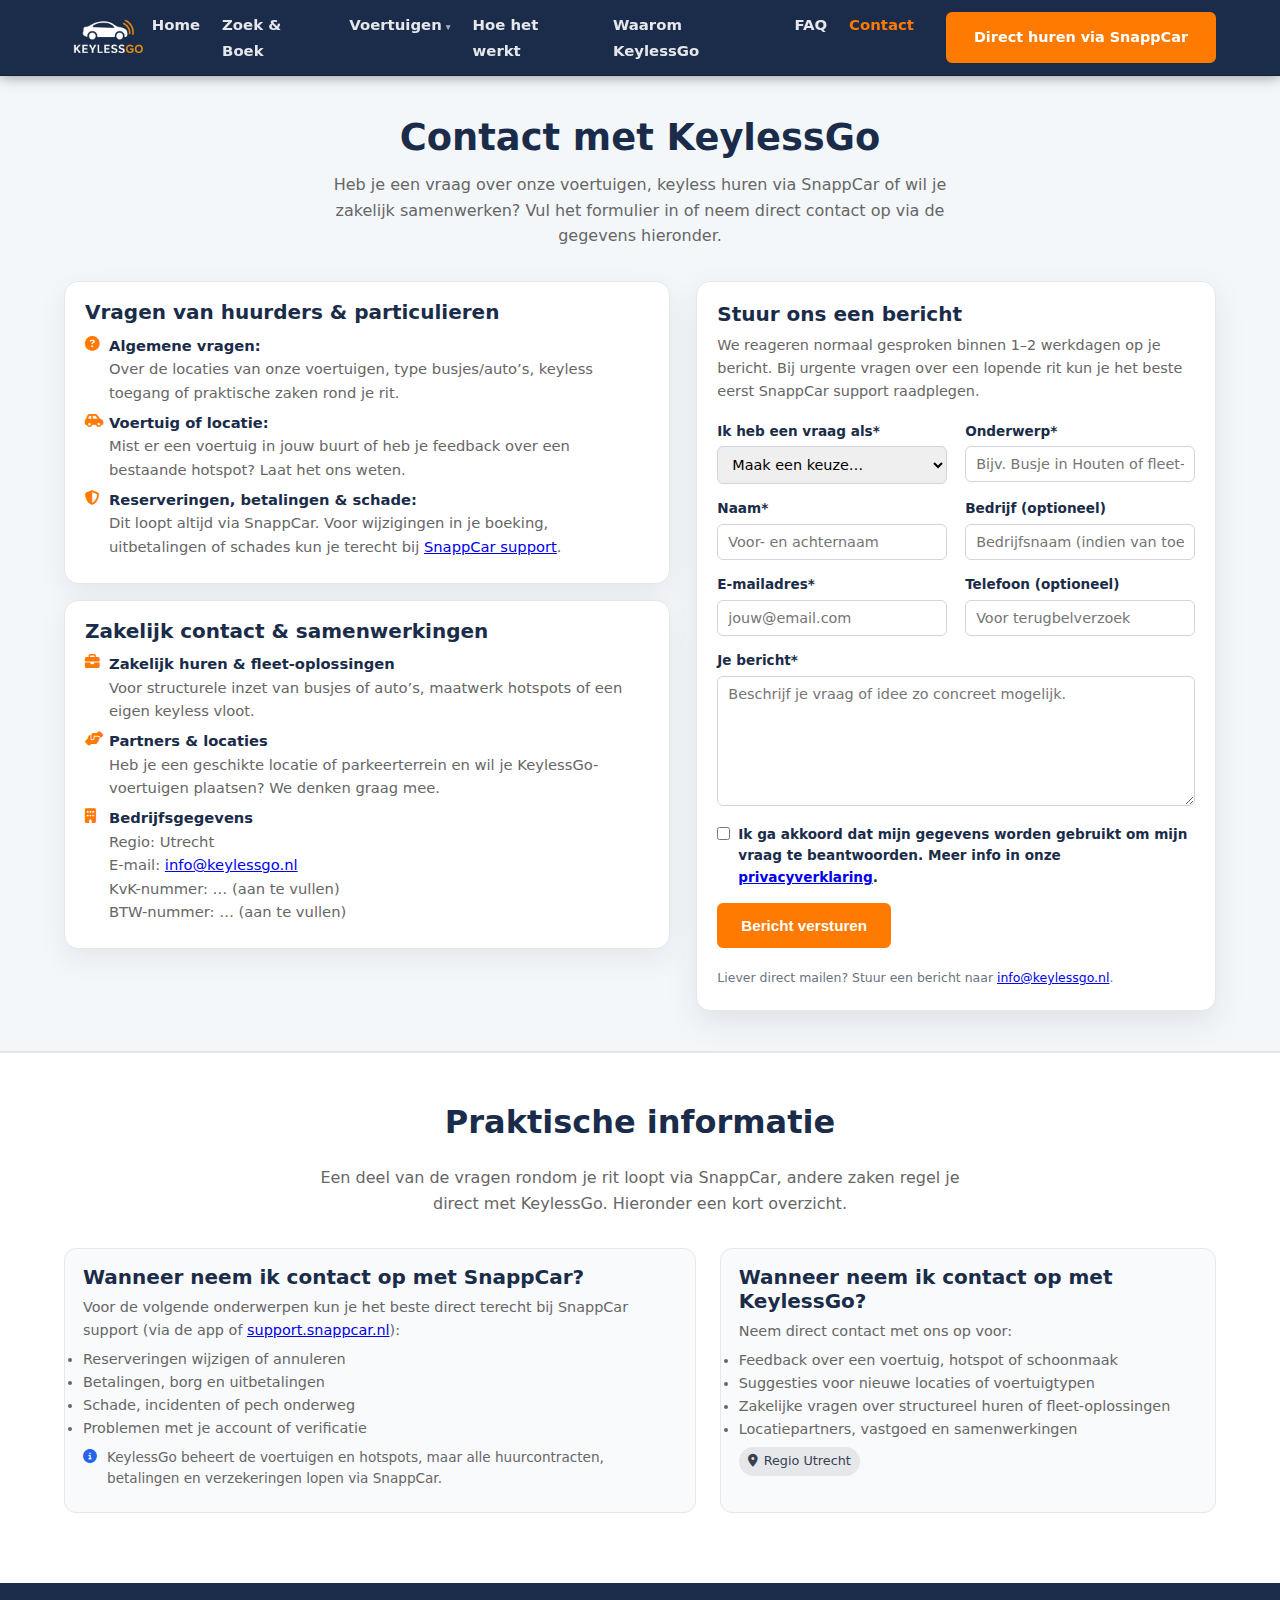
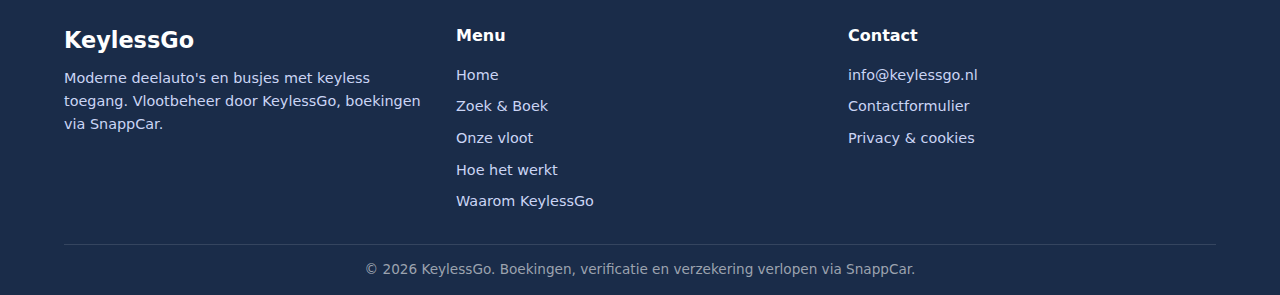
<file: contact.html>
<!DOCTYPE html>
<html lang="nl">
<head>
    <meta charset="UTF-8" />
    <title>Contact – KeylessGo</title>
    <meta name="viewport" content="width=device-width, initial-scale=1.0" />
    <meta name="description" content="Neem contact op met KeylessGo voor vragen over onze voertuigen, keyless huren via SnappCar, zakelijke samenwerkingen en fleet-oplossingen.">

    <!-- Hoofd CSS -->
    <link rel="stylesheet" href="assets/css/styles.css" />
    <link
        rel="stylesheet"
        href="https://cdnjs.cloudflare.com/ajax/libs/font-awesome/6.5.1/css/all.min.css"
        referrerpolicy="no-referrer"
    >

    <style>
        /* ===== CONTACT SPECIFIEKE STYLES ===== */

        .contact-hero {
            padding-top: calc(var(--header-height) + 40px);
            padding-bottom: 40px;
            background-color: var(--bg-light);
            border-bottom: 1px solid #e5e7eb;
        }

        .contact-hero h1 {
            text-align: center;
            font-size: 2.3rem;
            margin-bottom: 0.75rem;
        }

        .contact-hero .section-sub {
            margin-bottom: 2rem;
        }

        .contact-grid {
            display: grid;
            grid-template-columns: minmax(0, 1.4fr) minmax(0, 1.2fr);
            gap: 26px;
            align-items: flex-start;
        }

        .contact-card {
            background: #ffffff;
            border-radius: 14px;
            padding: 18px 20px;
            border: 1px solid #e5e7eb;
            box-shadow: 0 10px 28px rgba(15, 23, 42, 0.07);
            margin-bottom: 16px;
        }

        .contact-card h3 {
            margin-bottom: 0.6rem;
        }

        .contact-card p {
            margin-bottom: 0.5rem;
        }

        .contact-card-list {
            list-style: none;
            margin: 0;
            padding: 0;
            font-size: 0.92rem;
            color: var(--text-light);
        }

        .contact-card-list li {
            display: flex;
            align-items: flex-start;
            gap: 8px;
            margin-bottom: 0.4rem;
        }

        .contact-card-list i {
            color: var(--accent-orange);
            margin-top: 3px;
            min-width: 16px;
        }

        .contact-label {
            font-weight: 600;
            color: var(--primary-blue);
        }

        /* Contactformulier */
        .contact-form-card {
            background: #ffffff;
            border-radius: 14px;
            padding: 20px 20px 22px;
            border: 1px solid #e5e7eb;
            box-shadow: 0 12px 32px rgba(15, 23, 42, 0.09);
        }

        .contact-form-card h3 {
            margin-bottom: 0.5rem;
        }

        .contact-form-card p {
            font-size: 0.9rem;
            margin-bottom: 1.1rem;
        }

        .contact-form-grid {
            display: grid;
            grid-template-columns: repeat(2, minmax(0, 1fr));
            gap: 14px 18px;
        }

        .contact-form-grid .full {
            grid-column: 1 / -1;
        }

        .contact-form-field {
            display: flex;
            flex-direction: column;
            gap: 4px;
        }

        .contact-form-field label {
            font-size: 0.85rem;
            font-weight: 600;
            color: var(--primary-blue);
        }

        .contact-form-field input,
        .contact-form-field select,
        .contact-form-field textarea {
            font-family: var(--font-stack);
            font-size: 0.9rem;
            padding: 9px 10px;
            border-radius: 6px;
            border: 1px solid #d1d5db;
            outline: none;
            transition: border-color 0.15s ease, box-shadow 0.15s ease;
        }

        .contact-form-field input:focus,
        .contact-form-field select:focus,
        .contact-form-field textarea:focus {
            border-color: var(--accent-orange);
            box-shadow: 0 0 0 1px rgba(255, 122, 0, 0.25);
        }

        .contact-form-field textarea {
            min-height: 130px;
            resize: vertical;
        }

        .contact-form-footnote {
            margin-top: 10px;
            font-size: 0.78rem;
            color: #6b7280;
        }

        .contact-checkbox-row {
            display: flex;
            align-items: flex-start;
            gap: 8px;
            font-size: 0.8rem;
            color: #4b5563;
            margin-top: 4px;
        }

        .contact-checkbox-row input {
            margin-top: 3px;
        }

        .contact-form-actions {
            margin-top: 14px;
            display: flex;
            flex-wrap: wrap;
            gap: 10px;
            align-items: center;
        }

        .contact-form-actions .btn {
            padding-left: 22px;
            padding-right: 22px;
        }

        /* Onderste blok met praktische info */
        .contact-extra-section {
            padding: 50px 0 70px;
            background-color: #ffffff;
        }

        .contact-extra-grid {
            display: grid;
            grid-template-columns: minmax(0, 1.4fr) minmax(0, 1.1fr);
            gap: 24px;
        }

        .contact-extra-card {
            background: #f9fafb;
            border-radius: 12px;
            padding: 16px 18px;
            border: 1px solid #e5e7eb;
            font-size: 0.9rem;
            color: var(--text-light);
        }

        .contact-extra-card h3 {
            margin-bottom: 0.4rem;
        }

        .contact-extra-card p {
            margin-bottom: 0.4rem;
        }

        .contact-tag {
            display: inline-flex;
            align-items: center;
            gap: 6px;
            font-size: 0.8rem;
            padding: 4px 9px;
            border-radius: 999px;
            background: #e5e7eb;
            color: #374151;
            margin-top: 6px;
        }

        .contact-snappcar-note {
            display: flex;
            align-items: flex-start;
            gap: 10px;
            font-size: 0.85rem;
            color: #4b5563;
            margin-top: 6px;
        }

        .contact-snappcar-note i {
            color: #2563eb;
            margin-top: 3px;
        }

        @media (max-width: 992px) {
            .contact-grid,
            .contact-extra-grid {
                grid-template-columns: 1fr;
            }
        }

        @media (max-width: 768px) {
            .contact-hero {
                padding-top: calc(var(--header-height) + 24px);
                padding-bottom: 34px;
            }

            .contact-hero h1 {
                font-size: 2rem;
            }

            .contact-form-grid {
                grid-template-columns: 1fr;
            }

            .contact-form-actions .btn {
                width: 100%;
                justify-content: center;
            }
        }
    </style>
</head>
<body>

<header>
    <div class="container header-content">
        <a href="index.html" class="logo" aria-label="KeylessGo home">
            <img src="img/partner/keylessgo-logo.png" alt="KeylessGo logo">
        </a>

       <nav class="nav-menu">
            <ul class="nav-links">
                <li><a href="index.html" class="active">Home</a></li>
                <li><a href="zoek-en-boek.html">Zoek &amp; Boek</a></li>

                <li class="has-submenu">
                    <a href="#onze-vloot">Voertuigen</a>
                    <ul class="submenu">
                        <li><a href="#onze-vloot">Busjes</a></li>
                        <li><a href="#onze-vloot">Auto's</a></li>
                        <li><a href="#onze-vloot">Elektrisch</a></li>
                    </ul>
                </li>

                <li><a href="hoe-werkt-het.html">Hoe het werkt</a></li>
                <li><a href="waarom-keylessgo.html">Waarom KeylessGo</a></li>
                <li><a href="faq.html">FAQ</a></li>
                <li><a href="contact.html">Contact</a></li>
            </ul>

            <a href="https://www.snappcar.nl" target="_blank" rel="noopener" class="btn btn-primary nav-cta">
                Direct huren via SnappCar
            </a>
        </nav>

        <button class="hamburger" id="hamburger" aria-label="Menu openen" aria-expanded="false">
            <span class="bar"></span>
            <span class="bar"></span>
            <span class="bar"></span>
        </button>
    </div>
</header>

<main>
    <!-- HERO + INTRO + FORM -->
    <section class="contact-hero">
        <div class="container">
            <h1>Contact met KeylessGo</h1>
            <p class="section-sub">
                Heb je een vraag over onze voertuigen, keyless huren via SnappCar of wil je zakelijk samenwerken?
                Vul het formulier in of neem direct contact op via de gegevens hieronder.
            </p>

            <div class="contact-grid">
                <!-- LINKERKANT: INFO/BLOKKEN -->
                <div>
                    <div class="contact-card">
                        <h3>Vragen van huurders &amp; particulieren</h3>
                        <ul class="contact-card-list">
                            <li>
                                <i class="fa-solid fa-circle-question"></i>
                                <div>
                                    <span class="contact-label">Algemene vragen:</span><br>
                                    Over de locaties van onze voertuigen, type busjes/auto’s, keyless toegang of praktische zaken rond je rit.
                                </div>
                            </li>
                            <li>
                                <i class="fa-solid fa-car-side"></i>
                                <div>
                                    <span class="contact-label">Voertuig of locatie:</span><br>
                                    Mist er een voertuig in jouw buurt of heb je feedback over een bestaande hotspot? Laat het ons weten.
                                </div>
                            </li>
                            <li>
                                <i class="fa-solid fa-shield-halved"></i>
                                <div>
                                    <span class="contact-label">Reserveringen, betalingen &amp; schade:</span><br>
                                    Dit loopt altijd via SnappCar. Voor wijzigingen in je boeking, uitbetalingen of schades kun je terecht bij
                                    <a href="https://support.snappcar.nl" target="_blank" rel="noopener">SnappCar support</a>.
                                </div>
                            </li>
                        </ul>
                    </div>

                    <div class="contact-card">
                        <h3>Zakelijk contact &amp; samenwerkingen</h3>
                        <ul class="contact-card-list">
                            <li>
                                <i class="fa-solid fa-briefcase"></i>
                                <div>
                                    <span class="contact-label">Zakelijk huren &amp; fleet-oplossingen</span><br>
                                    Voor structurele inzet van busjes of auto’s, maatwerk hotspots of een eigen keyless vloot.
                                </div>
                            </li>
                            <li>
                                <i class="fa-solid fa-handshake-angle"></i>
                                <div>
                                    <span class="contact-label">Partners &amp; locaties</span><br>
                                    Heb je een geschikte locatie of parkeerterrein en wil je KeylessGo-voertuigen plaatsen?
                                    We denken graag mee.
                                </div>
                            </li>
                            <li>
                                <i class="fa-solid fa-building"></i>
                                <div>
                                    <span class="contact-label">Bedrijfsgegevens</span><br>
                                    Regio: Utrecht<br>
                                    E-mail: <a href="mailto:info@keylessgo.nl">info@keylessgo.nl</a><br>
                                    KvK-nummer: … (aan te vullen)<br>
                                    BTW-nummer: … (aan te vullen)
                                </div>
                            </li>
                        </ul>
                    </div>
                </div>

                <!-- RECHTS: FORMULIER -->
                <div>
                    <div class="contact-form-card">
                        <h3>Stuur ons een bericht</h3>
                        <p>
                            We reageren normaal gesproken binnen 1–2 werkdagen op je bericht. 
                            Bij urgente vragen over een lopende rit kun je het beste eerst SnappCar support raadplegen.
                        </p>

                        <form action="#" method="post" novalidate>
                            <div class="contact-form-grid">
                                <div class="contact-form-field">
                                    <label for="contact-type">Ik heb een vraag als*</label>
                                    <select id="contact-type" name="type" required>
                                        <option value="">Maak een keuze…</option>
                                        <option value="particulier">Particuliere huurder</option>
                                        <option value="zakelijk">Zakelijk / bedrijf</option>
                                        <option value="partner">Potentiële partner / locatie</option>
                                        <option value="pers">Pers / media</option>
                                        <option value="overig">Overig</option>
                                    </select>
                                </div>

                                <div class="contact-form-field">
                                    <label for="contact-subject">Onderwerp*</label>
                                    <input id="contact-subject" name="onderwerp" type="text" required placeholder="Bijv. Busje in Houten of fleet-vraag">
                                </div>

                                <div class="contact-form-field">
                                    <label for="contact-name">Naam*</label>
                                    <input id="contact-name" name="naam" type="text" required placeholder="Voor- en achternaam">
                                </div>

                                <div class="contact-form-field">
                                    <label for="contact-company">Bedrijf (optioneel)</label>
                                    <input id="contact-company" name="bedrijf" type="text" placeholder="Bedrijfsnaam (indien van toepassing)">
                                </div>

                                <div class="contact-form-field">
                                    <label for="contact-email">E-mailadres*</label>
                                    <input id="contact-email" name="email" type="email" required placeholder="jouw@email.com">
                                </div>

                                <div class="contact-form-field">
                                    <label for="contact-phone">Telefoon (optioneel)</label>
                                    <input id="contact-phone" name="telefoon" type="tel" placeholder="Voor terugbelverzoek">
                                </div>

                                <div class="contact-form-field full">
                                    <label for="contact-message">Je bericht*</label>
                                    <textarea id="contact-message" name="bericht" required placeholder="Beschrijf je vraag of idee zo concreet mogelijk."></textarea>
                                </div>

                                <div class="contact-form-field full">
                                    <div class="contact-checkbox-row">
                                        <input id="contact-privacy" name="privacy" type="checkbox" required>
                                        <label for="contact-privacy">
                                            Ik ga akkoord dat mijn gegevens worden gebruikt om mijn vraag te beantwoorden.
                                            Meer info in onze <a href="privacy.html">privacyverklaring</a>.
                                        </label>
                                    </div>
                                </div>
                            </div>

                            <div class="contact-form-actions">
                                <button type="submit" class="btn btn-primary">
                                    Bericht versturen
                                </button>
                                <span class="contact-form-footnote">
                                    Liever direct mailen? Stuur een bericht naar
                                    <a href="mailto:info@keylessgo.nl">info@keylessgo.nl</a>.
                                </span>
                            </div>
                        </form>
                    </div>
                </div>
            </div>

        </div>
    </section>

    <!-- EXTRA INFO / SNAPPCAR / BEREIKBAARHEID -->
    <section class="contact-extra-section">
        <div class="container">
            <h2>Praktische informatie</h2>
            <p class="section-sub">
                Een deel van de vragen rondom je rit loopt via SnappCar, andere zaken regel je direct met KeylessGo.
                Hieronder een kort overzicht.
            </p>

            <div class="contact-extra-grid">
                <div class="contact-extra-card">
                    <h3>Wanneer neem ik contact op met SnappCar?</h3>
                    <p>
                        Voor de volgende onderwerpen kun je het beste direct terecht bij SnappCar support 
                        (via de app of <a href="https://support.snappcar.nl" target="_blank" rel="noopener">support.snappcar.nl</a>):
                    </p>
                    <ul>
                        <li>Reserveringen wijzigen of annuleren</li>
                        <li>Betalingen, borg en uitbetalingen</li>
                        <li>Schade, incidenten of pech onderweg</li>
                        <li>Problemen met je account of verificatie</li>
                    </ul>

                    <div class="contact-snappcar-note">
                        <i class="fa-solid fa-info-circle"></i>
                        <p>
                            KeylessGo beheert de voertuigen en hotspots, maar alle huurcontracten, 
                            betalingen en verzekeringen lopen via SnappCar. 
                        </p>
                    </div>
                </div>

                <div class="contact-extra-card">
                    <h3>Wanneer neem ik contact op met KeylessGo?</h3>
                    <p>
                        Neem direct contact met ons op voor:
                    </p>
                    <ul>
                        <li>Feedback over een voertuig, hotspot of schoonmaak</li>
                        <li>Suggesties voor nieuwe locaties of voertuigtypen</li>
                        <li>Zakelijke vragen over structureel huren of fleet-oplossingen</li>
                        <li>Locatiepartners, vastgoed en samenwerkingen</li>
                    </ul>

                    <div class="contact-tag">
                        <i class="fa-solid fa-location-dot"></i> Regio Utrecht
                    </div>
                </div>
            </div>
        </div>
    </section>
</main>

<footer>
    <div class="container footer-grid">
        <div>
            <div class="footer-logo">KeylessGo</div>
            <p class="footer-text">
                Moderne deelauto's en busjes met keyless toegang. 
                Vlootbeheer door KeylessGo, boekingen via SnappCar.
            </p>
        </div>
        <div class="footer-col">
            <h4>Menu</h4>
            <ul>
                <li><a href="index.html">Home</a></li>
                <li><a href="zoek-en-boek.html">Zoek &amp; Boek</a></li>
                <li><a href="index.html#onze-vloot">Onze vloot</a></li>
                <li><a href="hoe-werkt-het.html">Hoe het werkt</a></li>
                <li><a href="index.html#waarom-keylessgo.html">Waarom KeylessGo</a></li>
            </ul>
        </div>
        <div class="footer-col">
            <h4>Contact</h4>
            <ul>
                <li><a href="mailto:info@keylessgo.nl">info@keylessgo.nl</a></li>
                <li><a href="contact.html">Contactformulier</a></li>
                <li><a href="privacy.html">Privacy &amp; cookies</a></li>
            </ul>
        </div>
    </div>
    <div class="copyright">
        © <span id="year"></span> KeylessGo. Boekingen, verificatie en verzekering verlopen via SnappCar.
    </div>
</footer>

<script>
    // jaar in footer
    document.getElementById("year").textContent = new Date().getFullYear();

    // hamburger menu
    const hamburger = document.getElementById("hamburger");
    const navMenu = document.querySelector(".nav-menu");

    if (hamburger && navMenu) {
        hamburger.addEventListener("click", () => {
            const isActive = navMenu.classList.toggle("active");
            hamburger.classList.toggle("open", isActive);
            document.body.classList.toggle("nav-open", isActive);
            hamburger.setAttribute("aria-expanded", isActive ? "true" : "false");
        });
    }

    // mobile submenu toggle
    document.querySelectorAll(".has-submenu > a").forEach(link => {
        link.addEventListener("click", (e) => {
            if (window.innerWidth > 768) return; // desktop: hover
            e.preventDefault();
            link.parentElement.classList.toggle("open");
        });
    });
</script>

<script>
// Automatische actieve navigatie highlight
(function () {
    const current = window.location.pathname.split("/").pop() || "index.html";

    document.querySelectorAll(".nav-links a").forEach(link => {
        const href = link.getAttribute("href");

        // Cleanup: verwijder eerdere .active klassen
        link.classList.remove("active");

        // Markeer item als href overeenkomt met huidige pagina
        if (href === current) {
            link.classList.add("active");
        }
    });
})();
</script>
</body>
</html>
</file>
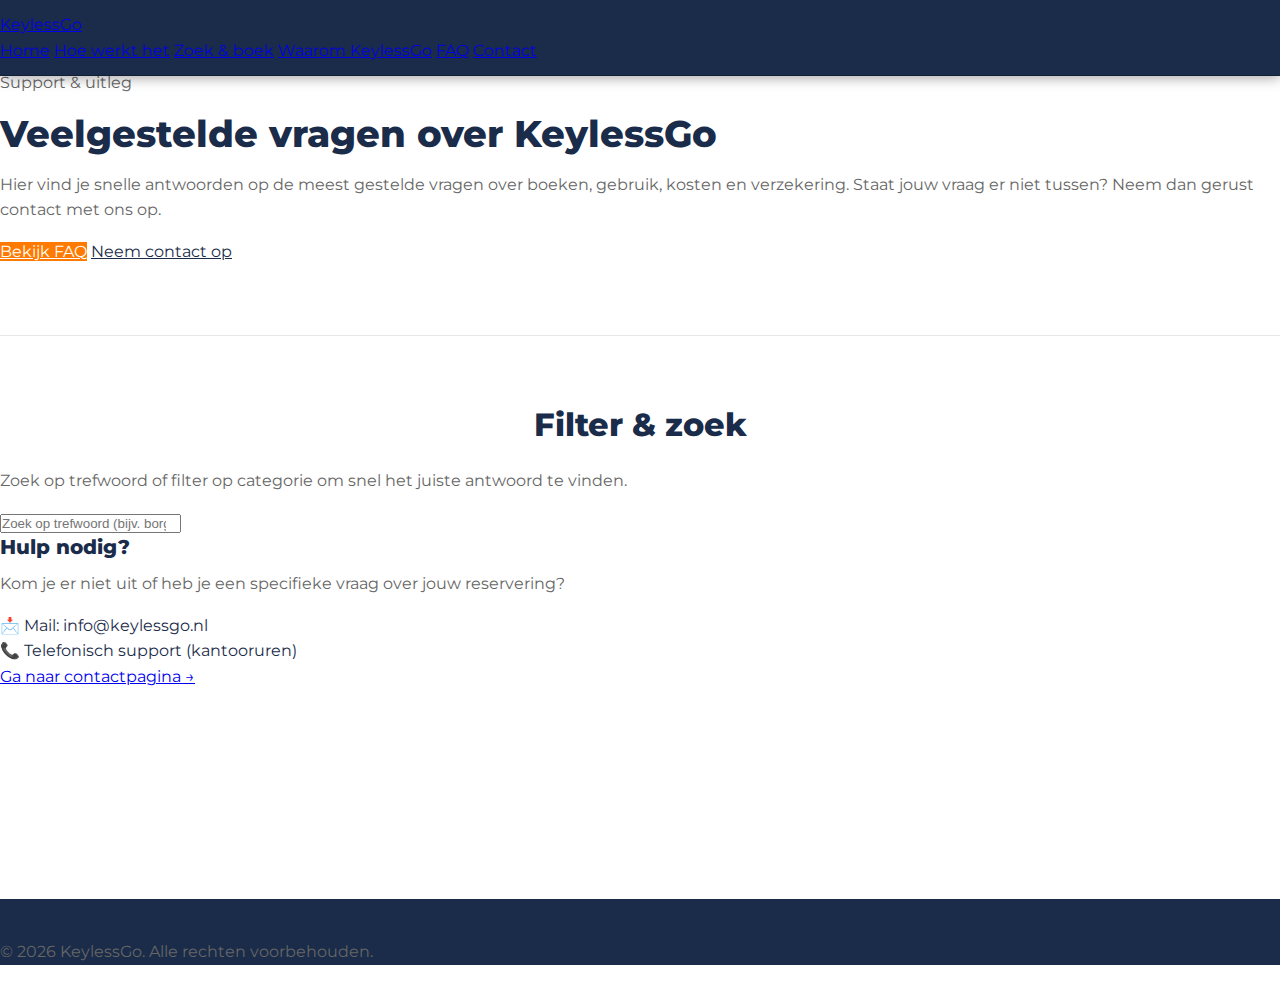
<file: faq.html>
<!DOCTYPE html>
<html lang="nl">
<head>
    <meta charset="UTF-8">
    <meta name="viewport" content="width=device-width, initial-scale=1.0">
    <title>KeylessGo – Veelgestelde vragen (FAQ)</title>

    <!-- Google Font -->
    <link href="https://fonts.googleapis.com/css2?family=Montserrat:wght@400;500;600;700;800&display=swap" rel="stylesheet">

    <!-- Algemene stylesheet (in assets/css/) -->
    <link rel="stylesheet" href="assets/css/styles.css">
</head>
<body>
    <!-- Header (eventueel vervangen door jouw bestaande header) -->
    <header class="kg-header">
        <div class="kg-header-inner">
            <div class="kg-logo">
                <a href="index.html">KeylessGo</a>
            </div>
            <nav class="kg-nav">
                <a href="index.html">Home</a>
                <a href="hoe-werkt-het.html">Hoe werkt het</a>
                <a href="zoek-en-boek.html">Zoek & boek</a>
                <a href="waarom-keylessgo.html">Waarom KeylessGo</a>
                <a href="faq.html" class="active">FAQ</a>
                <a href="contact.html">Contact</a>
            </nav>
        </div>
    </header>

    <main class="faq-page">
        <!-- HERO / INTRO -->
        <section class="faq-hero">
            <div class="faq-hero-inner">
                <p class="faq-kicker">Support & uitleg</p>
                <h1>Veelgestelde vragen over KeylessGo</h1>
                <p class="faq-subtitle">
                    Hier vind je snelle antwoorden op de meest gestelde vragen over boeken, gebruik, kosten en verzekering.
                    Staat jouw vraag er niet tussen? Neem dan gerust contact met ons op.
                </p>
                <div class="faq-hero-actions">
                    <a href="#faq-content" class="btn-primary">Bekijk FAQ</a>
                    <a href="contact.html" class="btn-secondary">Neem contact op</a>
                </div>
            </div>
        </section>

        <!-- FAQ LAYOUT -->
        <section class="faq-content-section" id="faq-content">
            <div class="faq-layout">
                <!-- SIDEBAR -->
                <aside class="faq-sidebar">
                    <h2>Filter & zoek</h2>
                    <p class="faq-sidebar-text">
                        Zoek op trefwoord of filter op categorie om snel het juiste antwoord te vinden.
                    </p>

                    <!-- Zoekveld -->
                    <input
                        type="search"
                        id="faq-search"
                        class="faq-search-input"
                        placeholder="Zoek op trefwoord (bijv. borg, verzekering, bus)..."
                        autocomplete="off"
                    />

                    <!-- Filterknoppen worden via JS gevuld -->
                    <div id="faq-filters" class="faq-filters"></div>

                    <div class="faq-help-box">
                        <h3>Hulp nodig?</h3>
                        <p>
                            Kom je er niet uit of heb je een specifieke vraag over jouw reservering?
                        </p>
                        <ul>
                            <li>📩 Mail: info@keylessgo.nl</li>
                            <li>📞 Telefonisch support (kantooruren)</li>
                        </ul>
                        <a href="contact.html" class="faq-help-link">Ga naar contactpagina →</a>
                    </div>
                </aside>

                <!-- MAIN FAQ – wordt volledig via JS opgebouwd -->
                <section class="faq-main" id="faq-main">
                    <!-- JS injecteert hier de categorieblokken en vragen -->
                </section>
            </div>

            <!-- Placeholder “geen resultaten” -->
            <p id="faq-empty-state" class="faq-empty-state" style="display:none;">
                Geen resultaten gevonden. Probeer een andere zoekterm of categorie.
            </p>
        </section>
    </main>

    <!-- FOOTER -->
    <footer class="kg-footer">
        <div class="kg-footer-inner">
            <p>© <span id="year"></span> KeylessGo. Alle rechten voorbehouden.</p>
        </div>
    </footer>

    <!-- Scripts: eerst data, dan logica (in assets/js/) -->
    <script src="assets/js/faqData.js"></script>
    <script src="assets/js/faq.js"></script>
</body>
</html>
</file>
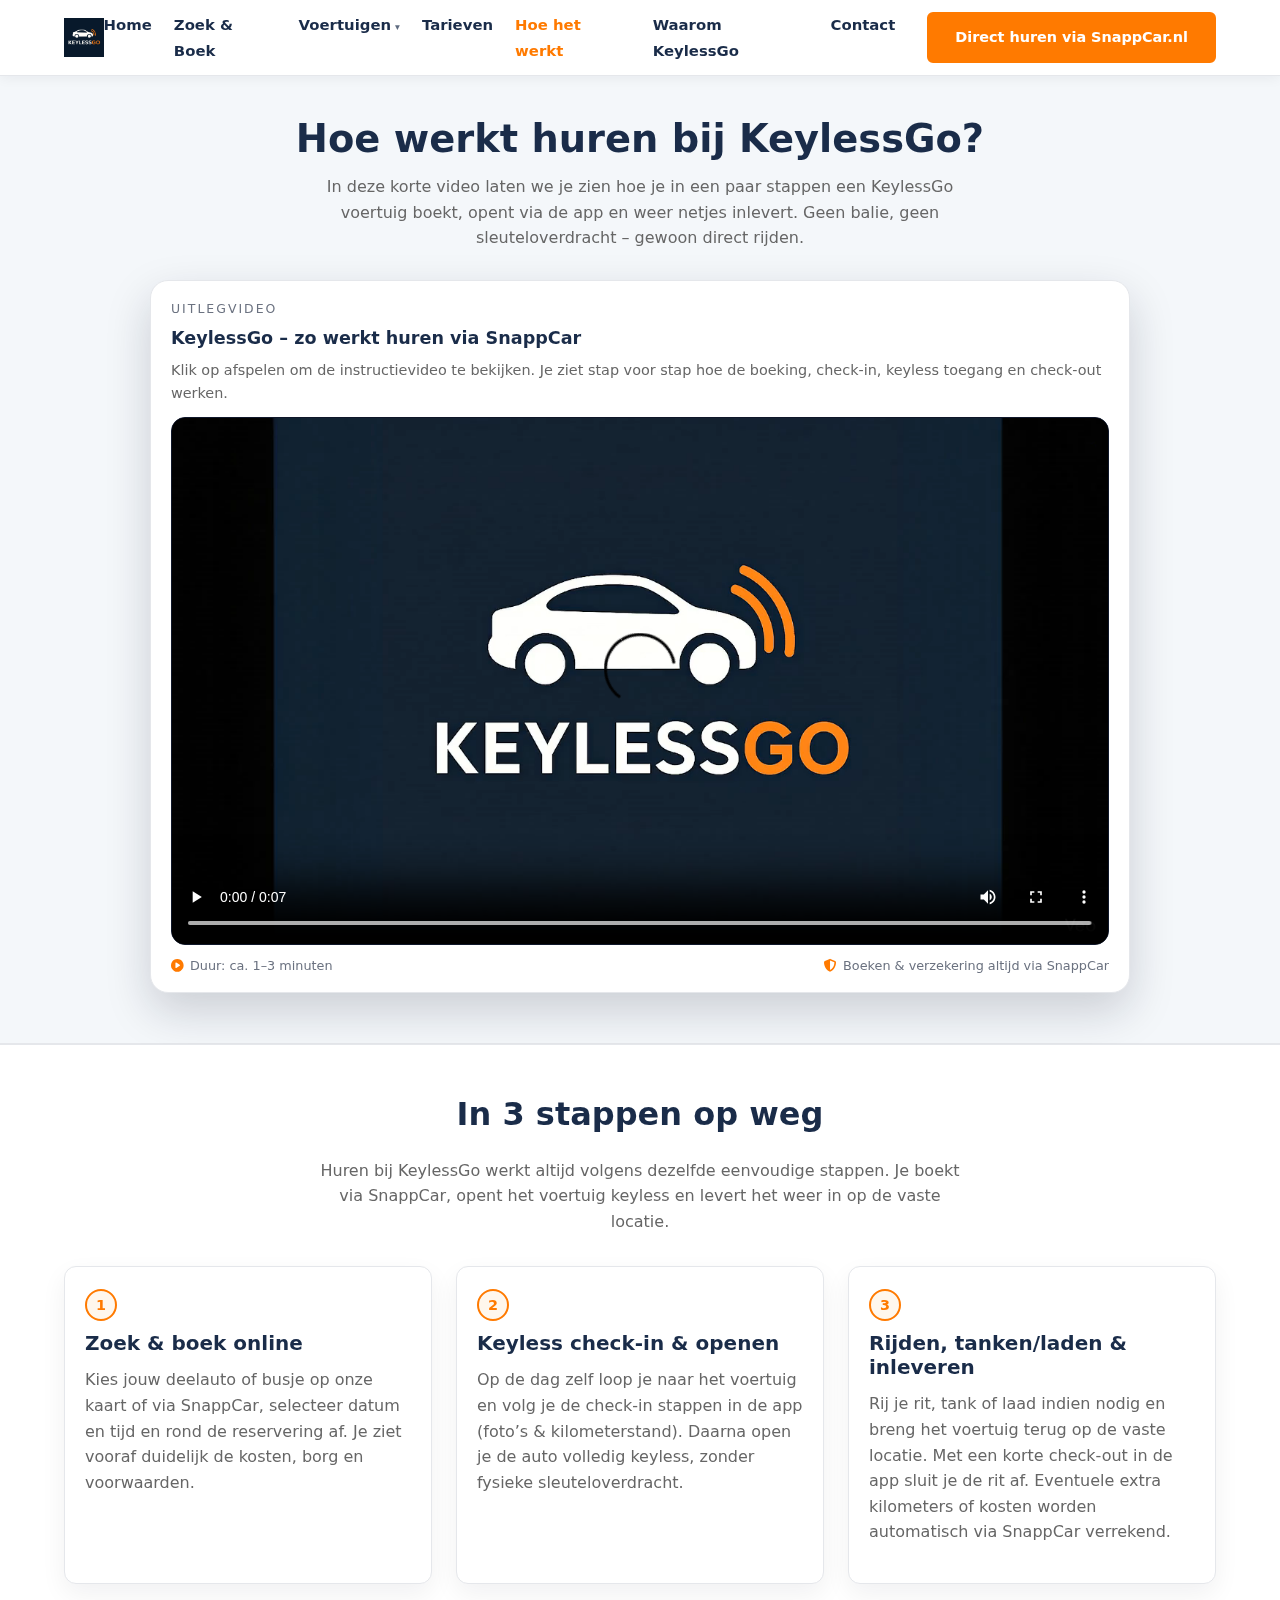
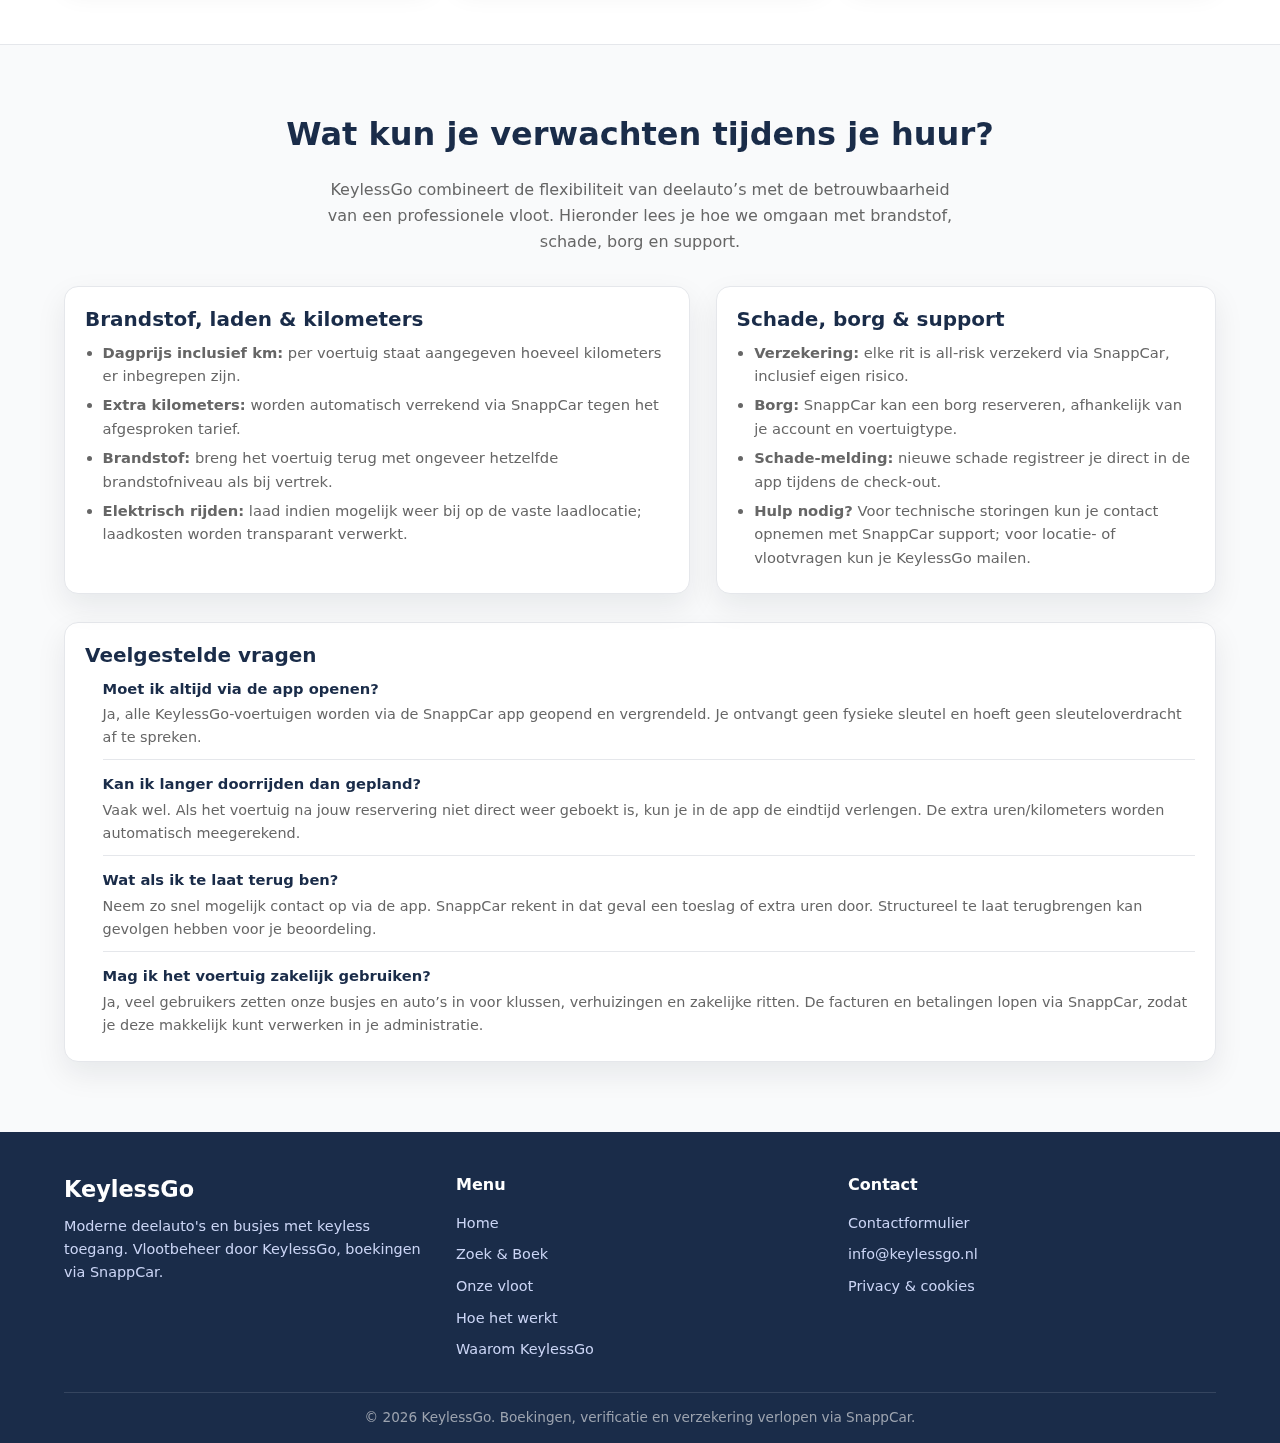
<file: hoe-werkt-het.html>
<!DOCTYPE html>
<html lang="nl">
<head>
    <meta charset="UTF-8" />
    <title>Hoe werkt het – KeylessGo</title>
    <meta name="viewport" content="width=device-width, initial-scale=1.0" />
    <meta name="description" content="Ontdek stap voor stap hoe huren bij KeylessGo werkt – van boeken via SnappCar tot keyless openen, rijden en weer inleveren.">

    <!-- Hoofd CSS -->
    <link rel="stylesheet" href="data/styles.css" />
    <link rel="stylesheet" href="https://cdnjs.cloudflare.com/ajax/libs/font-awesome/6.4.0/css/all.min.css">

    <style>
        /* Pagina-specifieke layout */

        .how-page-hero {
            padding-top: calc(var(--header-height) + 40px);
            padding-bottom: 50px;
            background-color: var(--bg-light);
            border-bottom: 1px solid #e5e7eb;
        }

        .how-page-hero h1 {
            text-align: center;
            font-size: 2.4rem;
            margin-bottom: 0.75rem;
        }

        .how-page-hero .section-sub {
            margin-bottom: 1.8rem;
        }

        .how-video-wrapper {
            max-width: 980px;
            margin: 0 auto;
            background-color: #ffffff;
            border-radius: 18px;
            box-shadow: 0 18px 45px rgba(15, 23, 42, 0.18);
            border: 1px solid #e5e7eb;
            overflow: hidden;
        }

        .how-video-inner {
            padding: 18px 20px 16px;
        }

        .how-video-label {
            font-size: 0.78rem;
            letter-spacing: 0.16em;
            text-transform: uppercase;
            color: #6b7280;
            margin-bottom: 0.35rem;
        }

        .how-video-title {
            font-size: 1.1rem;
            font-weight: 700;
            color: var(--primary-blue);
            margin-bottom: 0.4rem;
        }

        .how-video-text {
            font-size: 0.9rem;
            color: var(--text-light);
            margin-bottom: 0.75rem;
        }

        .how-video-frame {
            border-radius: 14px;
            overflow: hidden;
            background-color: #020617;
            border: 1px solid #0f172a;
        }

        .how-video-frame video {
            display: block;
            width: 100%;
            height: auto;
        }

        .how-video-footer {
            display: flex;
            flex-wrap: wrap;
            justify-content: space-between;
            align-items: center;
            gap: 10px;
            margin-top: 0.65rem;
            font-size: 0.8rem;
            color: #6b7280;
        }

        .how-video-footer span {
            display: inline-flex;
            align-items: center;
            gap: 6px;
        }

        .how-video-footer i {
            color: var(--accent-orange);
        }

        /* Verdere inhoud van de pagina */
        .how-page-steps {
            padding: 50px 0 60px;
            background-color: #ffffff;
        }

        .how-page-steps .how-grid {
            margin-top: 26px;
        }

        .how-extra-section {
            background-color: var(--bg-section);
        }

        .how-extra-grid {
            display: grid;
            grid-template-columns: minmax(0, 1.5fr) minmax(0, 1.2fr);
            gap: 26px;
            margin-top: 24px;
        }

        .how-extra-card {
            background: #ffffff;
            border-radius: 14px;
            padding: 20px 20px 18px;
            border: 1px solid #e5e7eb;
            box-shadow: 0 12px 30px rgba(15, 23, 42, 0.08);
        }

        .how-extra-card h3 {
            margin-bottom: 0.6rem;
        }

        .how-extra-card ul {
            margin: 0;
            padding-left: 1.1rem;
            font-size: 0.92rem;
            color: var(--text-light);
        }

        .how-extra-card li {
            margin-bottom: 0.35rem;
        }

        .how-faq-list {
            list-style: none;
            margin: 0;
            padding: 0;
        }

        .how-faq-item + .how-faq-item {
            border-top: 1px solid #e5e7eb;
            margin-top: 10px;
            padding-top: 12px;
        }

        .how-faq-q {
            font-weight: 700;
            color: var(--primary-blue);
            margin-bottom: 0.2rem;
        }

        .how-faq-a {
            font-size: 0.9rem;
            color: var(--text-light);
        }

        @media (max-width: 992px) {
            .how-video-wrapper {
                border-radius: 14px;
            }
            .how-extra-grid {
                grid-template-columns: 1fr;
            }
        }

        @media (max-width: 768px) {
            .how-page-hero {
                padding-top: calc(var(--header-height) + 24px);
                padding-bottom: 40px;
            }
            .how-page-hero h1 {
                font-size: 2rem;
            }
            .how-video-inner {
                padding: 14px 12px 14px;
            }
        }
    </style>
</head>
<body>

<header>
    <div class="container header-content">
        <a href="index.html" class="logo">
            <img src="img/partner/keylessgo-logo.jpg" alt="KeylessGo logo">
        </a>

        <nav class="nav-menu">
            <ul class="nav-links">
                <li><a href="index.html">Home</a></li>
                <li><a href="zoek-en-boek.html">Zoek &amp; Boek</a></li>

                <li class="has-submenu">
                    <a href="voertuigen.html">Voertuigen</a>
                    <ul class="submenu">
                        <li><a href="busje-huren.html">Busje huren</a></li>
                        <li><a href="auto-huren.html">Auto huren</a></li>
                        <li><a href="elektrisch-rijden.html">Elektrisch rijden</a></li>
                        <li><a href="onze-vloot.html">Onze vloot</a></li>
                    </ul>
                </li>

                <li><a href="tarieven.html">Tarieven</a></li>
                <li><a href=""hoe-werkt-het.html".html" class="active">Hoe het werkt</a></li>
                <li><a href="index.html#waarom-keylessgo">Waarom KeylessGo</a></li>
                <li><a href="contact.html">Contact</a></li>
            </ul>
            <a href="https://www.snappcar.nl" target="_blank" rel="noopener" class="btn btn-primary nav-cta">
                Direct huren via SnappCar.nl
            </a>
        </nav>

        <button class="hamburger" id="hamburger" aria-label="Menu openen" aria-expanded="false">
            <span class="bar"></span>
            <span class="bar"></span>
            <span class="bar"></span>
        </button>
    </div>
</header>

<main>
    <!-- HERO + VIDEO -->
    <section class="how-page-hero">
        <div class="container">
            <h1>Hoe werkt huren bij KeylessGo?</h1>
            <p class="section-sub">
                In deze korte video laten we je zien hoe je in een paar stappen een KeylessGo voertuig boekt, 
                opent via de app en weer netjes inlevert. Geen balie, geen sleuteloverdracht – gewoon direct rijden.
            </p>

            <div class="how-video-wrapper">
                <div class="how-video-inner">
                    <div class="how-video-label">UITLEGVIDEO</div>
                    <div class="how-video-title">KeylessGo – zo werkt huren via SnappCar</div>
                    <p class="how-video-text">
                        Klik op afspelen om de instructievideo te bekijken. Je ziet stap voor stap hoe de 
                        boeking, check-in, keyless toegang en check-out werken.
                    </p>

                    <div class="how-video-frame">
                        <video
                            controls
                            preload="metadata"
                            playsinline
                        >
                            <source src="assets/media/KeylessGo_Instructievideo.mp4" type="video/mp4">
                            Je browser ondersteunt het afspelen van deze video niet. 
                            <a href="assets/media/KeylessGo_Instructievideo.mp4">Download de video</a>.
                        </video>
                    </div>

                    <div class="how-video-footer">
                        <span><i class="fa-solid fa-circle-play"></i> Duur: ca. 1–3 minuten</span>
                        <span><i class="fa-solid fa-shield-halved"></i> Boeken &amp; verzekering altijd via SnappCar</span>
                    </div>
                </div>
            </div>
        </div>
    </section>

    <!-- 3 STAPPEN BLOK (hergebruik van look & feel homepagina) -->
    <section class="how-page-steps">
        <div class="container">
            <h2>In 3 stappen op weg</h2>
            <p class="section-sub">
                Huren bij KeylessGo werkt altijd volgens dezelfde eenvoudige stappen. 
                Je boekt via SnappCar, opent het voertuig keyless en levert het weer in op de vaste locatie.
            </p>

            <div class="how-grid">
                <article class="how-card">
                    <div class="how-icon-circle">1</div>
                    <h3>Zoek &amp; boek online</h3>
                    <p>
                        Kies jouw deelauto of busje op onze kaart of via SnappCar, selecteer datum en tijd 
                        en rond de reservering af. Je ziet vooraf duidelijk de kosten, borg en voorwaarden.
                    </p>
                </article>

                <article class="how-card">
                    <div class="how-icon-circle">2</div>
                    <h3>Keyless check-in &amp; openen</h3>
                    <p>
                        Op de dag zelf loop je naar het voertuig en volg je de check-in stappen in de app 
                        (foto’s &amp; kilometerstand). Daarna open je de auto volledig keyless, zonder 
                        fysieke sleuteloverdracht.
                    </p>
                </article>

                <article class="how-card">
                    <div class="how-icon-circle">3</div>
                    <h3>Rijden, tanken/laden &amp; inleveren</h3>
                    <p>
                        Rij je rit, tank of laad indien nodig en breng het voertuig terug op de vaste locatie. 
                        Met een korte check-out in de app sluit je de rit af. Eventuele extra kilometers of 
                        kosten worden automatisch via SnappCar verrekend.
                    </p>
                </article>
            </div>
        </div>
    </section>

    <!-- EXTRA INFO + FAQ -->
    <section class="how-extra-section">
        <div class="container">
            <h2>Wat kun je verwachten tijdens je huur?</h2>
            <p class="section-sub">
                KeylessGo combineert de flexibiliteit van deelauto’s met de betrouwbaarheid van een 
                professionele vloot. Hieronder lees je hoe we omgaan met brandstof, schade, borg en support.
            </p>

            <div class="how-extra-grid">
                <div class="how-extra-card">
                    <h3>Brandstof, laden &amp; kilometers</h3>
                    <ul>
                        <li><strong>Dagprijs inclusief km:</strong> per voertuig staat aangegeven hoeveel kilometers er inbegrepen zijn.</li>
                        <li><strong>Extra kilometers:</strong> worden automatisch verrekend via SnappCar tegen het afgesproken tarief.</li>
                        <li><strong>Brandstof:</strong> breng het voertuig terug met ongeveer hetzelfde brandstofniveau als bij vertrek.</li>
                        <li><strong>Elektrisch rijden:</strong> laad indien mogelijk weer bij op de vaste laadlocatie; laadkosten worden transparant verwerkt.</li>
                    </ul>
                </div>

                <div class="how-extra-card">
                    <h3>Schade, borg &amp; support</h3>
                    <ul>
                        <li><strong>Verzekering:</strong> elke rit is all-risk verzekerd via SnappCar, inclusief eigen risico.</li>
                        <li><strong>Borg:</strong> SnappCar kan een borg reserveren, afhankelijk van je account en voertuigtype.</li>
                        <li><strong>Schade-melding:</strong> nieuwe schade registreer je direct in de app tijdens de check-out.</li>
                        <li><strong>Hulp nodig?</strong> Voor technische storingen kun je contact opnemen met SnappCar support; 
                            voor locatie- of vlootvragen kun je KeylessGo mailen.</li>
                    </ul>
                </div>
            </div>

            <div class="how-extra-card" style="margin-top:28px;">
                <h3>Veelgestelde vragen</h3>
                <ul class="how-faq-list">
                    <li class="how-faq-item">
                        <div class="how-faq-q">Moet ik altijd via de app openen?</div>
                        <div class="how-faq-a">
                            Ja, alle KeylessGo-voertuigen worden via de SnappCar app geopend en vergrendeld. 
                            Je ontvangt geen fysieke sleutel en hoeft geen sleuteloverdracht af te spreken.
                        </div>
                    </li>
                    <li class="how-faq-item">
                        <div class="how-faq-q">Kan ik langer doorrijden dan gepland?</div>
                        <div class="how-faq-a">
                            Vaak wel. Als het voertuig na jouw reservering niet direct weer geboekt is, 
                            kun je in de app de eindtijd verlengen. De extra uren/kilometers worden automatisch meegerekend.
                        </div>
                    </li>
                    <li class="how-faq-item">
                        <div class="how-faq-q">Wat als ik te laat terug ben?</div>
                        <div class="how-faq-a">
                            Neem zo snel mogelijk contact op via de app. SnappCar rekent in dat geval een toeslag 
                            of extra uren door. Structureel te laat terugbrengen kan gevolgen hebben voor je beoordeling.
                        </div>
                    </li>
                    <li class="how-faq-item">
                        <div class="how-faq-q">Mag ik het voertuig zakelijk gebruiken?</div>
                        <div class="how-faq-a">
                            Ja, veel gebruikers zetten onze busjes en auto’s in voor klussen, verhuizingen en 
                            zakelijke ritten. De facturen en betalingen lopen via SnappCar, zodat je deze makkelijk 
                            kunt verwerken in je administratie.
                        </div>
                    </li>
                </ul>
            </div>
        </div>
    </section>
</main>

<footer>
    <div class="container footer-grid">
        <div>
            <div class="footer-logo">KeylessGo</div>
            <p class="footer-text">
                Moderne deelauto's en busjes met keyless toegang. 
                Vlootbeheer door KeylessGo, boekingen via SnappCar.
            </p>
        </div>
        <div class="footer-col">
            <h4>Menu</h4>
            <ul>
                <li><a href="index.html">Home</a></li>
                <li><a href="zoek-en-boek.html">Zoek &amp; Boek</a></li>
                <li><a href="onze-vloot.html">Onze vloot</a></li>
                <li><a href=""hoe-werkt-het.html".html">Hoe het werkt</a></li>
                <li><a href="index.html#waarom-keylessgo">Waarom KeylessGo</a></li>
            </ul>
        </div>
        <div class="footer-col">
            <h4>Contact</h4>
            <ul>
                <li><a href="contact.html">Contactformulier</a></li>
                <li><a href="mailto:info@keylessgo.nl">info@keylessgo.nl</a></li>
                <li><a href="#">Privacy &amp; cookies</a></li>
            </ul>
        </div>
    </div>
    <div class="copyright">
        © <span id="year"></span> KeylessGo. Boekingen, verificatie en verzekering verlopen via SnappCar.
    </div>
</footer>

<script>
    // jaar in footer
    document.getElementById("year").textContent = new Date().getFullYear();

    // hamburger menu
    const hamburger = document.getElementById("hamburger");
    const navMenu = document.querySelector(".nav-menu");

    if (hamburger && navMenu) {
        hamburger.addEventListener("click", () => {
            const isActive = navMenu.classList.toggle("active");
            hamburger.setAttribute("aria-expanded", isActive ? "true" : "false");
        });
    }

    // mobile submenu toggle
    const submenuParents = document.querySelectorAll(".has-submenu");
    submenuParents.forEach(parent => {
        parent.addEventListener("click", (e) => {
            if (window.innerWidth > 768) return;
            e.stopPropagation();
            parent.classList.toggle("open");
        });
    });
</script>

</body>
</html>
</file>
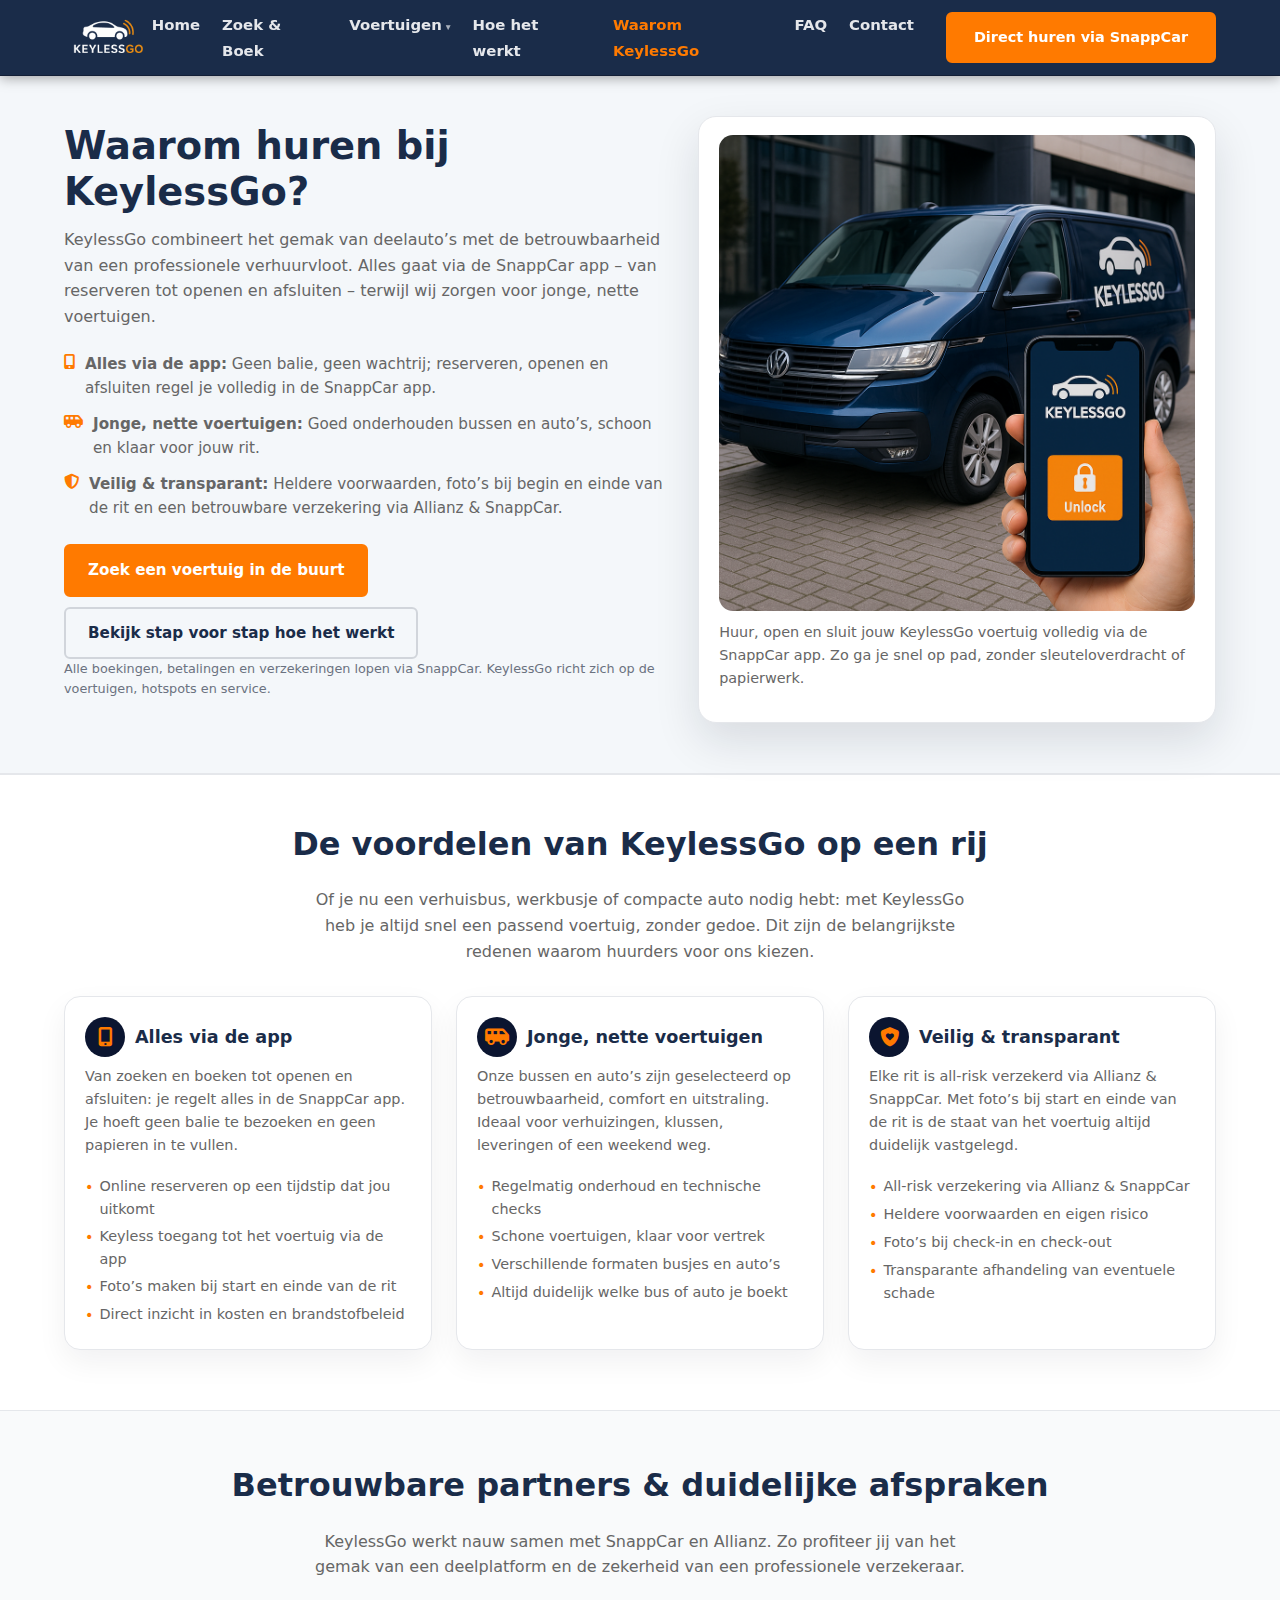
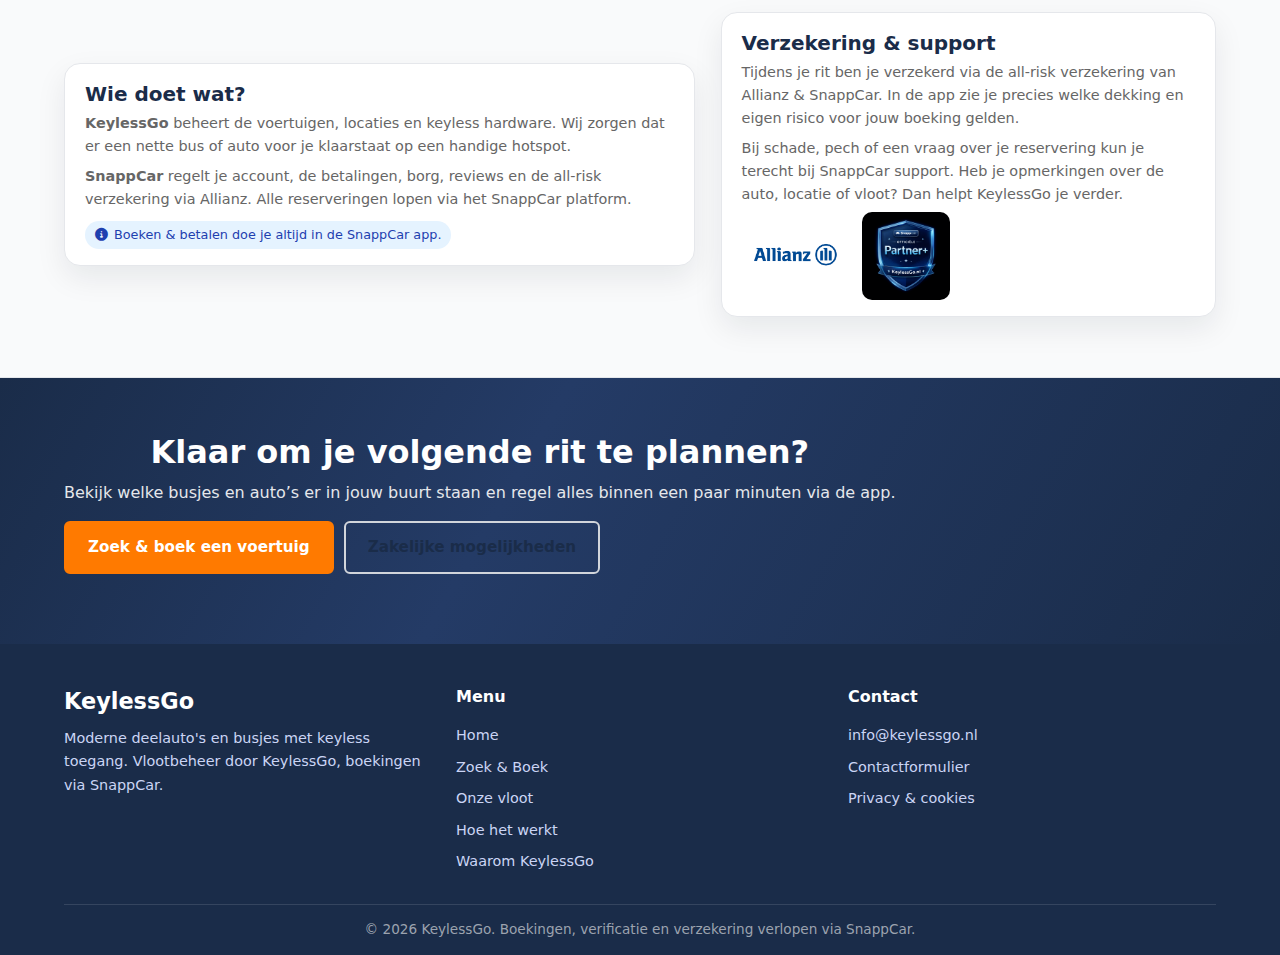
<file: waarom-keylessgo.html>
<!DOCTYPE html>
<html lang="nl">
<head>
    <meta charset="UTF-8" />
    <title>Waarom KeylessGo – Veilig, gemakkelijk en volledig via de app</title>
    <meta name="viewport" content="width=device-width, initial-scale=1.0" />
    <meta name="description" content="Ontdek waarom huren bij KeylessGo zo prettig werkt: alles via de app, jonge en nette voertuigen en een veilige verzekering via Allianz & SnappCar.">

    <!-- Hoofd CSS -->
    <link rel="stylesheet" href="assets/css/styles.css" />
    <link
        rel="stylesheet"
        href="https://cdnjs.cloudflare.com/ajax/libs/font-awesome/6.5.1/css/all.min.css"
        referrerpolicy="no-referrer"
    >

    <style>
        /* ============ PAGINA SPECIFIEK – WAAROM KEYLESSGO ============ */

        .why-hero {
            padding-top: calc(var(--header-height) + 40px);
            padding-bottom: 50px;
            background-color: var(--bg-light);
            border-bottom: 1px solid #e5e7eb;
        }

        .why-hero-grid {
            display: grid;
            grid-template-columns: minmax(0, 1.4fr) minmax(0, 1.2fr);
            gap: 30px;
            align-items: center;
        }

        .why-hero h1 {
            font-size: 2.4rem;
            margin-bottom: 0.75rem;
        }

        .why-hero .section-sub {
            text-align: left;
            margin-bottom: 1.4rem;
        }

        .why-list {
            list-style: none;
            margin: 0 0 1.5rem 0;
            padding: 0;
        }

        .why-list li {
            display: flex;
            gap: 10px;
            align-items: flex-start;
            margin-bottom: 0.7rem;
            font-size: 0.95rem;
            color: var(--text-light);
        }

        .why-list li i {
            margin-top: 2px;
            color: var(--accent-orange);
        }

        .why-hero-cta {
            display: flex;
            flex-wrap: wrap;
            gap: 10px;
            align-items: center;
        }

        .why-hero-cta .btn {
            padding-inline: 22px;
        }

        .why-hero-note {
            font-size: 0.8rem;
            color: #6b7280;
        }

        .why-hero-media {
            background: #ffffff;
            border-radius: 18px;
            border: 1px solid #e5e7eb;
            box-shadow: 0 18px 45px rgba(15,23,42,0.12);
            padding: 18px 20px 16px;
        }

        .why-hero-media img {
            border-radius: 14px;
        }

        .why-hero-media p {
            font-size: 0.9rem;
            margin-top: 10px;
            color: var(--text-light);
        }

        /* USP BLOKKEN */

        .why-usp-section {
            background-color: #ffffff;
            padding: 50px 0 60px;
        }

        .why-usp-grid {
            display: grid;
            grid-template-columns: repeat(auto-fit, minmax(260px, 1fr));
            gap: 24px;
            margin-top: 24px;
        }

        .why-usp-card {
            background: #ffffff;
            border-radius: 16px;
            border: 1px solid #e5e7eb;
            box-shadow: 0 12px 30px rgba(15,23,42,0.06);
            padding: 20px 20px 18px;
            display: flex;
            flex-direction: column;
            gap: 8px;
        }

        .why-usp-header {
            display: flex;
            align-items: center;
            gap: 10px;
        }

        .why-usp-icon {
            width: 40px;
            height: 40px;
            border-radius: 999px;
            background: #0b1530;
            display: flex;
            align-items: center;
            justify-content: center;
            color: var(--accent-orange);
            font-size: 1.2rem;
        }

        .why-usp-card h3 {
            margin-bottom: 0;
            font-size: 1.1rem;
        }

        .why-usp-card p {
            font-size: 0.9rem;
            margin-bottom: 0.35rem;
        }

        .why-usp-list {
            list-style: none;
            margin: 4px 0 0 0;
            padding: 0;
            font-size: 0.9rem;
            color: var(--text-light);
        }

        .why-usp-list li {
            display: flex;
            gap: 6px;
            margin-bottom: 0.25rem;
        }

        .why-usp-list li::before {
            content: "•";
            color: var(--accent-orange);
            margin-top: 1px;
        }

        /* TRUST / VEILIGHEID */

        .why-trust {
            background-color: var(--bg-section);
            padding: 55px 0 60px;
        }

        .why-trust-grid {
            display: grid;
            grid-template-columns: minmax(0, 1.4fr) minmax(0, 1.1fr);
            gap: 26px;
            align-items: center;
        }

        .why-trust-card {
            background: #ffffff;
            border-radius: 16px;
            border: 1px solid #e5e7eb;
            padding: 18px 20px 16px;
            box-shadow: 0 12px 30px rgba(15,23,42,0.08);
        }

        .why-trust-card h3 {
            margin-bottom: 0.4rem;
        }

        .why-trust-card p {
            font-size: 0.9rem;
            margin-bottom: 0.4rem;
        }

        .why-trust-logos {
            display: flex;
            flex-wrap: wrap;
            gap: 14px;
            margin-top: 4px;
            align-items: center;
        }

        .why-trust-logos img {
            max-height: 88px;
            width: auto;
            border-radius: 10px;
            background: #ffffff;
        }

        .why-highlight {
            display: inline-flex;
            align-items: center;
            gap: 6px;
            padding: 4px 10px;
            border-radius: 999px;
            background: #e5f3ff;
            color: #1e40af;
            font-size: 0.8rem;
            margin-top: 4px;
        }

        /* CTA ONDERAAN */

        .why-cta {
            padding: 55px 0 70px;
            background: linear-gradient(
                120deg,
                #1a2c49 0%,
                #243b66 40%,
                #1a2c49 100%
            );
            color: #ffffff;
        }

        .why-cta-inner {
            display: flex;
            flex-wrap: wrap;
            align-items: center;
            justify-content: space-between;
            gap: 16px;
        }

        .why-cta-text h2 {
            color: #ffffff;
            margin-bottom: 0.5rem;
        }

        .why-cta-text p {
            color: #e5e7eb;
            margin-bottom: 0;
        }

        .why-cta-actions {
            display: flex;
            flex-wrap: wrap;
            gap: 10px;
        }

        .why-cta-actions .btn {
            padding-inline: 22px;
        }

        @media (max-width: 992px) {
            .why-hero-grid,
            .why-trust-grid {
                grid-template-columns: 1fr;
            }

            .why-hero .section-sub {
                text-align: left;
            }
        }

        @media (max-width: 768px) {
            .why-hero {
                padding-top: calc(var(--header-height) + 24px);
                padding-bottom: 40px;
            }

            .why-hero h1 {
                font-size: 2.1rem;
            }

            .why-cta-inner {
                flex-direction: column;
                align-items: flex-start;
            }

            .why-cta-actions .btn {
                width: 100%;
                justify-content: center;
            }
        }
    </style>
</head>
<body>

<header>
    <div class="container header-content">
        <a href="index.html" class="logo" aria-label="KeylessGo home">
            <img src="img/partner/keylessgo-logo.png" alt="KeylessGo logo">
        </a>

        <nav class="nav-menu">
            <ul class="nav-links">
                <li><a href="index.html">Home</a></li>
                <li><a href="zoek-en-boek.html">Zoek &amp; Boek</a></li>

                <li class="has-submenu">
                    <a href="index.html#onze-vloot">Voertuigen</a>
                    <ul class="submenu">
                        <li><a href="index.html#onze-vloot">Busjes</a></li>
                        <li><a href="index.html#onze-vloot">Auto's</a></li>
                        <li><a href="index.html#onze-vloot">Elektrisch</a></li>
                    </ul>
                </li>

                <li><a href="hoe-werkt-het.html">Hoe het werkt</a></li>
                <li><a href="waarom-keylessgo.html" class="active">Waarom KeylessGo</a></li>
                <li><a href="faq.html">FAQ</a></li>
                <li><a href="contact.html">Contact</a></li>
            </ul>
            <a href="https://www.snappcar.nl" target="_blank" rel="noopener" class="btn btn-primary nav-cta">
                Direct huren via SnappCar
            </a>
        </nav>

        <button class="hamburger" id="hamburger" aria-label="Menu openen" aria-expanded="false">
            <span class="bar"></span>
            <span class="bar"></span>
            <span class="bar"></span>
        </button>
    </div>
</header>

<main>

    <!-- HERO: WAAROM KEYLESSGO -->
    <section class="why-hero" id="waarom-keylessgo">
        <div class="container">
            <div class="why-hero-grid">
                <div>
                    <h1>Waarom huren bij KeylessGo?</h1>
                    <p class="section-sub">
                        KeylessGo combineert het gemak van deelauto’s met de betrouwbaarheid van een professionele verhuurvloot. 
                        Alles gaat via de SnappCar app – van reserveren tot openen en afsluiten – terwijl wij zorgen voor jonge, nette voertuigen.
                    </p>

                    <ul class="why-list">
                        <li>
                            <i class="fa-solid fa-mobile-screen-button"></i>
                            <span><strong>Alles via de app:</strong> Geen balie, geen wachtrij; reserveren, openen en afsluiten regel je volledig in de SnappCar app.</span>
                        </li>
                        <li>
                            <i class="fa-solid fa-van-shuttle"></i>
                            <span><strong>Jonge, nette voertuigen:</strong> Goed onderhouden bussen en auto’s, schoon en klaar voor jouw rit.</span>
                        </li>
                        <li>
                            <i class="fa-solid fa-shield-halved"></i>
                            <span><strong>Veilig &amp; transparant:</strong> Heldere voorwaarden, foto’s bij begin en einde van de rit en een betrouwbare verzekering via Allianz &amp; SnappCar.</span>
                        </li>
                    </ul>

                    <div class="why-hero-cta">
                        <a href="zoek-en-boek.html" class="btn btn-primary">Zoek een voertuig in de buurt</a>
                        <a href="hoe-werkt-het.html" class="btn btn-secondary">Bekijk stap voor stap hoe het werkt</a>
                    </div>
                    <p class="why-hero-note">
                        Alle boekingen, betalingen en verzekeringen lopen via SnappCar. KeylessGo richt zich op de voertuigen, hotspots en service.
                    </p>
                </div>

                <div class="why-hero-media">
                    <img src="img/partner/keylessgo-keyless-huren-app.png" alt="KeylessGo keyless huren via de app">
                    <p>
                        Huur, open en sluit jouw KeylessGo voertuig volledig via de SnappCar app. 
                        Zo ga je snel op pad, zonder sleuteloverdracht of papierwerk.
                    </p>
                </div>
            </div>
        </div>
    </section>

    <!-- USP BLOKKEN -->
    <section class="why-usp-section">
        <div class="container">
            <h2>De voordelen van KeylessGo op een rij</h2>
            <p class="section-sub">
                Of je nu een verhuisbus, werkbusje of compacte auto nodig hebt: met KeylessGo heb je altijd snel een passend voertuig, 
                zonder gedoe. Dit zijn de belangrijkste redenen waarom huurders voor ons kiezen.
            </p>

            <div class="why-usp-grid">
                <article class="why-usp-card">
                    <div class="why-usp-header">
                        <div class="why-usp-icon">
                            <i class="fa-solid fa-mobile-screen-button"></i>
                        </div>
                        <div>
                            <h3>Alles via de app</h3>
                        </div>
                    </div>
                    <p>
                        Van zoeken en boeken tot openen en afsluiten: je regelt alles in de SnappCar app. 
                        Je hoeft geen balie te bezoeken en geen papieren in te vullen.
                    </p>
                    <ul class="why-usp-list">
                        <li>Online reserveren op een tijdstip dat jou uitkomt</li>
                        <li>Keyless toegang tot het voertuig via de app</li>
                        <li>Foto’s maken bij start en einde van de rit</li>
                        <li>Direct inzicht in kosten en brandstofbeleid</li>
                    </ul>
                </article>

                <article class="why-usp-card">
                    <div class="why-usp-header">
                        <div class="why-usp-icon">
                            <i class="fa-solid fa-van-shuttle"></i>
                        </div>
                        <div>
                            <h3>Jonge, nette voertuigen</h3>
                        </div>
                    </div>
                    <p>
                        Onze bussen en auto’s zijn geselecteerd op betrouwbaarheid, comfort en uitstraling. 
                        Ideaal voor verhuizingen, klussen, leveringen of een weekend weg.
                    </p>
                    <ul class="why-usp-list">
                        <li>Regelmatig onderhoud en technische checks</li>
                        <li>Schone voertuigen, klaar voor vertrek</li>
                        <li>Verschillende formaten busjes en auto’s</li>
                        <li>Altijd duidelijk welke bus of auto je boekt</li>
                    </ul>
                </article>

                <article class="why-usp-card">
                    <div class="why-usp-header">
                        <div class="why-usp-icon">
                            <i class="fa-solid fa-shield-heart"></i>
                        </div>
                        <div>
                            <h3>Veilig &amp; transparant</h3>
                        </div>
                    </div>
                    <p>
                        Elke rit is all-risk verzekerd via Allianz &amp; SnappCar. 
                        Met foto’s bij start en einde van de rit is de staat van het voertuig altijd duidelijk vastgelegd.
                    </p>
                    <ul class="why-usp-list">
                        <li>All-risk verzekering via Allianz &amp; SnappCar</li>
                        <li>Heldere voorwaarden en eigen risico</li>
                        <li>Foto’s bij check-in en check-out</li>
                        <li>Transparante afhandeling van eventuele schade</li>
                    </ul>
                </article>
            </div>
        </div>
    </section>

    <!-- VEILIGHEID / PARTNERS -->
    <section class="why-trust">
        <div class="container">
            <h2>Betrouwbare partners &amp; duidelijke afspraken</h2>
            <p class="section-sub">
                KeylessGo werkt nauw samen met SnappCar en Allianz. Zo profiteer jij van het gemak van een deelplatform 
                en de zekerheid van een professionele verzekeraar.
            </p>

            <div class="why-trust-grid">
                <div class="why-trust-card">
                    <h3>Wie doet wat?</h3>
                    <p>
                        <strong>KeylessGo</strong> beheert de voertuigen, locaties en keyless hardware. 
                        Wij zorgen dat er een nette bus of auto voor je klaarstaat op een handige hotspot.
                    </p>
                    <p>
                        <strong>SnappCar</strong> regelt je account, de betalingen, borg, reviews en de all-risk verzekering via Allianz. 
                        Alle reserveringen lopen via het SnappCar platform.
                    </p>
                    <div class="why-highlight">
                        <i class="fa-solid fa-circle-info"></i>
                        Boeken &amp; betalen doe je altijd in de SnappCar app.
                    </div>
                </div>

                <div class="why-trust-card">
                    <h3>Verzekering &amp; support</h3>
                    <p>
                        Tijdens je rit ben je verzekerd via de all-risk verzekering van Allianz &amp; SnappCar. 
                        In de app zie je precies welke dekking en eigen risico voor jouw boeking gelden.
                    </p>
                    <p>
                        Bij schade, pech of een vraag over je reservering kun je terecht bij SnappCar support. 
                        Heb je opmerkingen over de auto, locatie of vloot? Dan helpt KeylessGo je verder.
                    </p>

                    <div class="why-trust-logos">
                        <img src="img/partner/Allianz-1-720x594.png" alt="Allianz verzekering">
                        <img src="img/partner/snappcar-card.png" alt="SnappCar">
                    </div>
                </div>
            </div>
        </div>
    </section>

    <!-- CTA ONDERAAN -->
    <section class="why-cta">
        <div class="container why-cta-inner">
            <div class="why-cta-text">
                <h2>Klaar om je volgende rit te plannen?</h2>
                <p>
                    Bekijk welke busjes en auto’s er in jouw buurt staan en regel alles binnen een paar minuten via de app.
                </p>
            </div>
            <div class="why-cta-actions">
                <a href="zoek-en-boek.html" class="btn btn-primary">Zoek &amp; boek een voertuig</a>
                <a href="contact.html" class="btn btn-secondary hero-btn-secondary">Zakelijke mogelijkheden</a>
            </div>
        </div>
    </section>

</main>

<footer>
    <div class="container footer-grid">
        <div>
            <div class="footer-logo">KeylessGo</div>
            <p class="footer-text">
                Moderne deelauto's en busjes met keyless toegang. 
                Vlootbeheer door KeylessGo, boekingen via SnappCar.
            </p>
        </div>
        <div class="footer-col">
            <h4>Menu</h4>
            <ul>
                <li><a href="index.html">Home</a></li>
                <li><a href="zoek-en-boek.html">Zoek &amp; Boek</a></li>
                <li><a href="index.html#onze-vloot">Onze vloot</a></li>
                <li><a href="hoe-werkt-het.html">Hoe het werkt</a></li>
                <li><a href="waarom-keylessgo.html">Waarom KeylessGo</a></li>
            </ul>
        </div>
        <div class="footer-col">
            <h4>Contact</h4>
            <ul>
                <li><a href="mailto:info@keylessgo.nl">info@keylessgo.nl</a></li>
                <li><a href="contact.html">Contactformulier</a></li>
                <li><a href="privacy.html">Privacy &amp; cookies</a></li>
            </ul>
        </div>
    </div>
    <div class="copyright">
        © <span id="year"></span> KeylessGo. Boekingen, verificatie en verzekering verlopen via SnappCar.
    </div>
</footer>

<script>
    // jaar in footer
    document.getElementById("year").textContent = new Date().getFullYear();

    // hamburger menu
    const hamburger = document.getElementById("hamburger");
    const navMenu = document.querySelector(".nav-menu");

    if (hamburger && navMenu) {
        hamburger.addEventListener("click", () => {
            const isActive = navMenu.classList.toggle("active");
            hamburger.classList.toggle("open", isActive);
            document.body.classList.toggle("nav-open", isActive);
            hamburger.setAttribute("aria-expanded", isActive ? "true" : "false");
        });
    }

    // mobile submenu toggle
    document.querySelectorAll(".has-submenu > a").forEach(link => {
        link.addEventListener("click", (e) => {
            if (window.innerWidth > 768) return; // desktop: hover
            e.preventDefault();
            link.parentElement.classList.toggle("open");
        });
    });
</script>
<script>
// Automatische actieve navigatie highlight
(function () {
    const current = window.location.pathname.split("/").pop() || "index.html";

    document.querySelectorAll(".nav-links a").forEach(link => {
        const href = link.getAttribute("href");

        // Cleanup: verwijder eerdere .active klassen
        link.classList.remove("active");

        // Markeer item als href overeenkomt met huidige pagina
        if (href === current) {
            link.classList.add("active");
        }
    });
})();
</script>

</body>
</html>
</file>
<file: assets/css/styles.css>
/* =========================================
   1. BASIS & VARIABELEN
========================================= */
:root {
    --primary-blue: #1a2c49;
    --accent-orange: #ff7a00;
    --accent-orange-hover: #e06b00;
    --text-dark: #1a2c49;
    --text-light: #666666;
    --text-white: #ffffff;
    --bg-light: #f4f7fa;
    --bg-section: #f9fafb;
    --font-stack: "Montserrat", system-ui, -apple-system, BlinkMacSystemFont, "Segoe UI", sans-serif;
    --header-height: 76px;

    --header-bg: #1a2c49;
}

* {
    margin: 0;
    padding: 0;
    box-sizing: border-box;
}

html {
    scroll-behavior: smooth;
}

body {
    font-family: var(--font-stack);
    color: var(--text-dark);
    line-height: 1.6;
    overflow-x: hidden;
    background-color: #ffffff;
}

img {
    max-width: 100%;
    height: auto;
    display: block;
    object-fit: cover;
}

.container {
    width: 90%;
    max-width: 1200px;
    margin: 0 auto;
}

/* TYPOGRAFIE */
h1,
h2,
h3 {
    color: var(--primary-blue);
    font-weight: 800;
    line-height: 1.2;
}

h1 {
    font-size: 2.3rem;
    margin-bottom: 1rem;
}

h2 {
    font-size: 2rem;
    text-align: center;
    margin-bottom: 1.5rem;
}

h3 {
    font-size: 1.25rem;
    margin-bottom: 0.75rem;
}

p {
    margin-bottom: 1rem;
    color: var(--text-light);
}

.section-sub {
    text-align: center;
    max-width: 650px;
    margin: 0 auto 2rem auto;
    color: var(--text-light);
}

/* BUTTONS */
.btn {
    display: inline-flex;
    align-items: center;
    justify-content: center;
    padding: 12px 26px;
    font-weight: 700;
    font-size: 0.95rem;
    text-decoration: none;
    border-radius: 6px;
    transition: all 0.25s ease;
    text-align: center;
    cursor: pointer;
    border: 2px solid transparent;
    white-space: nowrap;
    gap: 6px;
}

.btn-primary {
    background-color: var(--accent-orange);
    color: var(--text-white);
    border-color: var(--accent-orange);
}

.btn-primary:hover {
    background-color: var(--accent-orange-hover);
    border-color: var(--accent-orange-hover);
    transform: translateY(-1px);
    box-shadow: 0 4px 10px rgba(255, 122, 0, 0.3);
}

.btn-secondary {
    background-color: transparent;
    color: var(--primary-blue);
    border-color: #d1d5db;
}

.btn-secondary:hover {
    background-color: #e5e7eb;
}

.btn-sm {
    padding: 8px 16px;
    font-size: 0.83rem;
    border-radius: 999px;
}

/* SECTIES */
section {
    padding: 70px 0;
}

section + section {
    border-top: 1px solid #e5e7eb;
    background-color: #ffffff;
}

/* =========================================
   2. HEADER & NAVIGATIE
========================================= */
header {
    background-color: var(--header-bg);
    height: var(--header-height);
    box-shadow: 0 2px 12px rgba(0, 0, 0, 0.35);
    border-bottom: 1px solid rgba(15, 23, 42, 0.6);
    position: fixed;
    width: 100%;
    top: 0;
    z-index: 2000;
    display: flex;
    align-items: center;
    color: var(--text-white);
}

.header-content {
    display: flex;
    justify-content: space-between;
    align-items: center;
}

/* logo */
.logo {
    display: inline-flex;
    align-items: center;
    gap: 8px;
    font-size: 1.4rem;
    font-weight: 800;
    color: #ffffff;
    text-decoration: none;
}

.logo img {
    max-height: 88px;
    width: auto;
    object-fit: contain;
    display: block;
}

/* nav desktop */
.nav-menu {
    display: flex;
    align-items: center;
    gap: 32px;
}

.nav-links {
    display: flex;
    list-style: none;
    gap: 22px;
}

.nav-links a {
    text-decoration: none;
    color: #e5e7eb;
    font-weight: 600;
    font-size: 0.93rem;
    transition: color 0.2s ease;
}

.nav-links a:hover,
.nav-links a.active,
.nav-links a[aria-current="page"] {
    color: var(--accent-orange);
}

.nav-cta {
    font-size: 0.9rem;
}

/* SUBMENU (VOERTUIGEN) */
.has-submenu {
    position: relative;
}

.has-submenu > a {
    display: inline-flex;
    align-items: center;
    gap: 4px;
}

.has-submenu > a::after {
    content: "▾";
    font-size: 0.6rem;
    transform: translateY(1px);
    opacity: 0.7;
}

/* dropdown */
.submenu {
    position: absolute;
    top: 120%;
    left: 0;
    min-width: 220px;
    background-color: #ffffff;
    border-radius: 10px;
    box-shadow: 0 10px 30px rgba(15, 23, 42, 0.18);
    border: 1px solid #e5e7eb;
    padding: 8px 0;
    list-style: none;
    display: none;
    z-index: 2500;
}

.submenu li {
    width: 100%;
}

.submenu li a {
    display: block;
    width: 100%;
    padding: 8px 14px;
    font-size: 0.9rem;
    font-weight: 500;
    color: var(--text-dark);
    white-space: nowrap;
}

.submenu li a:hover {
    background-color: #f3f4f6;
    color: var(--accent-orange);
}

.has-submenu:hover .submenu {
    display: block;
}

/* HAMBURGER */
.hamburger {
    display: none;
    cursor: pointer;
    z-index: 2100;
    border: none;
    background: transparent;
}

.bar {
    display: block;
    width: 24px;
    height: 3px;
    margin: 4px auto;
    background-color: #ffffff;
    transition: all 0.3s ease-in-out;
}

/* animatie voor hamburger */
.hamburger.open .bar:nth-child(1) {
    transform: translateY(7px) rotate(45deg);
}

.hamburger.open .bar:nth-child(2) {
    opacity: 0;
}

.hamburger.open .bar:nth-child(3) {
    transform: translateY(-7px) rotate(-45deg);
}

/* body lock als menu open is */
body.nav-open {
    overflow: hidden;
}

/* =========================================
   3. HERO
========================================= */
.hero {
    position: relative;
    padding-top: calc(var(--header-height) + 24px);
    padding-bottom: 38px;
    background: linear-gradient(
            115deg,
            rgba(26, 44, 73, 0.95) 0%,
            rgba(26, 44, 73, 0.86) 45%,
            rgba(26, 44, 73, 0.55) 100%
        ),
        url("../img/hero/hero-bg.jpg") no-repeat center center / cover;
    color: var(--text-white);
    min-height: 460px; /* was 58vh */
}

.hero-inner {
    display: grid;
    grid-template-columns: minmax(0, 1.55fr) minmax(0, 1fr);
    gap: 28px;
    align-items: center; /* centreren in hoogte */
}

/* linkerkant */
.hero-left {
    max-width: 640px;
}

.hero-eyebrow {
    font-size: 0.78rem;
    letter-spacing: 0.16em;
    text-transform: uppercase;
    color: #cbd5f5;
    margin-bottom: 0.35rem;
}

.hero-title {
    font-size: 2.1rem;
    line-height: 1.12;
    margin-bottom: 0.6rem;
    color: #ffffff;
}

.hero-sub-alt {
    font-size: 0.95rem;
    color: #a5b4fc;
    margin-bottom: 0.5rem;
    max-width: 540px;
}

.hero-sub {
    font-size: 0.95rem;
    color: #e0e7ff;
    margin-bottom: 0.75rem;
    max-width: 540px;
}

.hero-buttons {
    display: flex;
    gap: 12px;
    flex-wrap: wrap;
    margin-bottom: 0.6rem;
}

.hero-buttons .btn {
    min-width: 210px;
}

.hero .hero-btn-secondary {
    background-color: transparent;
    color: #ffffff;
    border-color: #ffffff;
}

.hero .hero-btn-secondary:hover {
    background-color: #ffffff;
    color: var(--primary-blue);
}

.trust-badge {
    margin-top: 0.3rem;
    font-size: 0.85rem;
    opacity: 0.96;
    display: inline-flex;
    align-items: center;
    gap: 8px;
    background-color: rgba(15, 23, 42, 0.45);
    padding: 5px 11px;
    border-radius: 999px;
    border: 1px solid rgba(148, 163, 184, 0.9);
}

/* rechterkant hero */
.hero-right {
    display: flex;
    flex-direction: column;
    gap: 12px;
    align-items: stretch;
}

.hero-logo-card {
    background: rgba(15, 23, 42, 0.9);
    border-radius: 14px;
    padding: 14px 16px;
    border: 1px solid rgba(148, 163, 184, 0.8);
    box-shadow: 0 10px 30px rgba(0, 0, 0, 0.45);
}

.hero-logo-img {
    max-width: 140px;
    margin-bottom: 8px;
}

.hero-logo-text {
    font-size: 0.82rem;
    color: #d1d5db;
}

/* USP-cards rechts iets compacter */
.usp-card-container {
    display: flex;
    flex-direction: column;
    gap: 10px;
}

.usp-card {
    display: flex;
    align-items: center;
    gap: 14px;
    background: rgba(255, 255, 255, 0.1);
    -webkit-backdrop-filter: blur(10px);
    backdrop-filter: blur(10px);
    padding: 12px 14px;
    border-radius: 12px;
    border: 1px solid rgba(255, 255, 255, 0.15);
    transition: transform 0.3s ease, background 0.3s ease, border-color 0.3s ease;
}

.usp-card:hover {
    background: rgba(255, 255, 255, 0.16);
    transform: translateX(-2px);
    border-color: rgba(255, 255, 255, 0.3);
}

.usp-icon-box {
    width: 42px;
    height: 42px;
    min-width: 42px;
    border-radius: 10px;
    display: flex;
    align-items: center;
    justify-content: center;
    font-size: 1.1rem;
}

.usp-icon-box.box-blue {
    background: rgba(59, 130, 246, 0.2);
    color: #60a5fa;
}

.usp-icon-box.box-green {
    background: rgba(34, 197, 94, 0.2);
    color: #4ade80;
}

.usp-content h4 {
    color: #ffffff;
    font-size: 0.95rem;
    margin-bottom: 1px;
    font-weight: 700;
}

.usp-content p {
    color: #cbd5f5;
    font-size: 0.8rem;
    margin: 0;
    line-height: 1.4;
}

/* Hero mobiel – compacter */
@media (max-width: 768px) {
    .hero {
        min-height: unset;
        padding-top: calc(var(--header-height) + 16px);
        padding-bottom: 34px;
        text-align: center;
    }

    .hero-inner {
        grid-template-columns: 1fr;
        gap: 20px;
    }

    .hero-left {
        margin: 0 auto;
    }

    .hero-buttons {
        justify-content: center;
    }

    .hero-right {
        max-width: 420px;
        margin: 0 auto;
    }

    .btn {
        width: 100%;
    }
}

/* rechterkant */
.hero-right {
    display: flex;
    flex-direction: column;
    gap: 12px;
    align-items: stretch;
}

.hero-logo-card {
    background: rgba(15, 23, 42, 0.9);
    border-radius: 16px;
    padding: 16px 18px;
    border: 1px solid rgba(148, 163, 184, 0.8);
    box-shadow: 0 14px 40px rgba(0, 0, 0, 0.45);
}

.hero-logo-img {
    max-width: 170px;
    margin-bottom: 10px;
}

.hero-logo-text {
    font-size: 0.85rem;
    color: #d1d5db;
}

/* HERO USP CARDS */
.usp-card-container {
    display: flex;
    flex-direction: column;
    gap: 16px;
}

.usp-card {
    display: flex;
    align-items: center;
    gap: 16px;
    background: rgba(255, 255, 255, 0.1);
    -webkit-backdrop-filter: blur(10px);
    backdrop-filter: blur(10px);
    padding: 16px 20px;
    border-radius: 12px;
    border: 1px solid rgba(255, 255, 255, 0.15);
    transition: transform 0.3s ease, background 0.3s ease;
}

.usp-card:hover {
    background: rgba(255, 255, 255, 0.15);
    transform: translateX(-5px);
    border-color: rgba(255, 255, 255, 0.3);
}

.usp-icon-box {
    width: 48px;
    height: 48px;
    min-width: 48px;
    background: rgba(255, 122, 0, 0.2);
    color: var(--accent-orange);
    border-radius: 10px;
    display: flex;
    align-items: center;
    justify-content: center;
    font-size: 1.2rem;
}

.usp-icon-box.box-blue {
    background: rgba(59, 130, 246, 0.2);
    color: #60a5fa;
}

.usp-icon-box.box-green {
    background: rgba(34, 197, 94, 0.2);
    color: #4ade80;
}

.usp-content h4 {
    color: #ffffff;
    font-size: 1rem;
    margin-bottom: 2px;
    font-weight: 700;
}

.usp-content p {
    color: #cbd5f5;
    font-size: 0.85rem;
    margin: 0;
    line-height: 1.4;
}

/* =========================================
   MAP MARKERS
========================================= */
.kg-marker-pin {
    display: flex;
    align-items: center;
    justify-content: center;
    position: relative;
    border-radius: 50% 50% 50% 0;
    transform: rotate(-45deg);
    width: 36px !important;
    height: 36px !important;
    border: 2px solid #ffffff;
    box-shadow: 3px 3px 10px rgba(0,0,0,0.3);
    transition: transform 0.2s ease;
}

.kg-marker-pin i {
    transform: rotate(45deg);
    color: #ffffff;
    font-size: 14px;
}

.kg-marker-pin:hover {
    z-index: 1000 !important;
    transform: scale(1.1) rotate(-45deg);
}

.marker-auto { background-color: #1b56d4; }
.marker-ev { background-color: #15803d; }
.marker-bus-small { background-color: #a65314; }
.marker-bus-medium { background-color: #7c3aed; }
.marker-bus-large { background-color: #b91c1c; }

/* =========================================
   4. ONZE VLOOT
========================================= */
.fleet-section {
    background-color: #ffffff;
}

.fleet-grid {
    display: grid;
    grid-template-columns: repeat(3, minmax(0, 1fr));
    gap: 26px;
}

.fleet-card {
    background: #ffffff;
    border-radius: 12px;
    overflow: hidden;
    border: 1px solid #e5e7eb;
    display: flex;
    flex-direction: column;
    box-shadow: 0 8px 20px rgba(0, 0, 0, 0.05);
}

.fleet-card img {
    width: 100%;
    height: 190px;
    object-fit: cover;
}

.fleet-card-body {
    display: flex;
    flex-direction: column;
    padding: 18px;
    height: 100%;
}

/* Badges vloot */
.badge-row {
    display: flex;
    flex-wrap: wrap;
    gap: 6px;
    margin: 8px 0 12px 0;
}

.badge {
    font-size: 0.78rem;
    font-weight: 600;
    display: inline-flex;
    align-items: center;
    padding: 5px 10px;
    border-radius: 8px;
    border: 1px solid #dadce0;
    background: #f8f9fa;
}

.badge-keyless {
    background: #e9fbe7;
    border-color: #8ed69e;
    color: #157a2d;
}

.badge-direct {
    background: #ffe8d6;
    border-color: #ffb98a;
    color: #a65314;
}

.badge-emission {
    background: #e3efff;
    border-color: #96baff;
    color: #1b56d4;
}

/* onderkant netjes uitgelijnd */
.fleet-bottom {
    margin-top: auto;
    display: flex;
    justify-content: space-between;
    align-items: flex-end;
    gap: 10px;
}

.price {
    display: flex;
    flex-direction: column;
    color: #6b7280;
    font-size: 0.85rem;
}

.price .amount {
    font-size: 1.3rem;
    color: var(--primary-blue);
    font-weight: 800;
    margin-top: -2px;
}

/* =========================================
   5. MAP / LOCATIES
========================================= */
.map-section {
    background-color: var(--bg-light);
}

.map-filters {
    display: flex;
    flex-wrap: wrap;
    justify-content: center;
    gap: 10px;
    margin-bottom: 18px;
}

.search-input {
    flex: 1;
    min-width: 220px;
    max-width: 320px;
    padding: 11px 12px;
    border-radius: 6px;
    border: 1px solid #d1d5db;
    font-size: 0.95rem;
}

.type-select {
    min-width: 180px;
    padding: 11px 12px;
    border-radius: 6px;
    border: 1px solid #d1d5db;
    font-size: 0.95rem;
    background-color: #ffffff;
}

.map-reset-btn {
    padding: 10px 18px;
    font-size: 0.9rem;
}

/* layout kaart + sidebar */
.location-layout {
    display: grid;
    grid-template-columns: minmax(0, 2.1fr) minmax(0, 1.2fr);
    gap: 24px;
    align-items: flex-start;
}

.map-wrapper {
    position: relative;
    width: 100%;
    height: 520px;
    border-radius: 14px;
    overflow: hidden;
    box-shadow: 0 12px 35px rgba(15, 23, 42, 0.25);
}

/* Leaflet container */
.leaflet-container,
#kg-map {
    width: 100%;
    height: 100%;
}

/* custom marker (divIcon) */
.kg-marker {
    filter: drop-shadow(0 2px 4px rgba(0,0,0,0.4));
}

/* Sidebar met dichtstbijzijnde voertuigen */
.location-sidebar {
    background-color: #ffffff;
    border-radius: 14px;
    padding: 16px 16px 18px;
    box-shadow: 0 12px 35px rgba(15, 23, 42, 0.12);
    border: 1px solid #e5e7eb;
    max-height: 520px;
    display: flex;
    flex-direction: column;
}

.location-sidebar h3 {
    margin-bottom: 4px;
}

.location-sidebar-sub {
    font-size: 0.86rem;
    color: #6b7280;
    margin-bottom: 10px;
}

.location-list {
    flex: 1;
    overflow-y: auto;
    display: flex;
    flex-direction: column;
    gap: 10px;
    padding-right: 4px;
}

/* Scrollbar subtiel */
.location-list::-webkit-scrollbar {
    width: 6px;
}
.location-list::-webkit-scrollbar-track {
    background: #f3f4f6;
}
.location-list::-webkit-scrollbar-thumb {
    background-color: #cbd5f5;
    border-radius: 999px;
}

/* kaarten in de sidebar */
.location-card {
    border-radius: 12px;
    border: 1px solid #e5e7eb;
    padding: 12px 13px;
    background-color: #ffffff;
    display: flex;
    flex-direction: column;
    gap: 6px;
    font-size: 0.85rem;
    box-shadow: 0 4px 14px rgba(15, 23, 42, 0.06);
    cursor: pointer;
    transition: box-shadow 0.2s ease, transform 0.15s ease, border-color 0.2s ease;
}

.location-card:hover {
    border-color: var(--accent-orange);
    box-shadow: 0 8px 24px rgba(15, 23, 42, 0.16);
    transform: translateY(-1px);
}

.location-card-header {
    display: flex;
    justify-content: space-between;
    gap: 8px;
    align-items: flex-start;
}

.location-card-title {
    font-weight: 700;
    color: var(--primary-blue);
    font-size: 0.95rem;
    margin-bottom: 2px;
}

.location-card-meta {
    color: #6b7280;
    font-size: 0.8rem;
}

/* type-badge rechtsboven */
.location-card-type {
    font-size: 0.76rem;
    font-weight: 700;
    letter-spacing: 0.02em;
    text-transform: none;
    display: inline-flex;
    align-items: center;
    padding: 4px 10px;
    border-radius: 999px;
    border: 1px solid #dadce0;
    background: #f8f9fa;
    white-space: nowrap;
}

/* kleurcode per type, gelijk aan marker-kleur */
.badge-type-auto {
    background: #e3efff;
    border-color: #96baff;
    color: #1b56d4;
}
.badge-type-bus-small {
    background: #ffe8d6;
    border-color: #ffb98a;
    color: #a65314;
}
.badge-type-bus-medium {
    background: #f3e8ff;
    border-color: #d8b4fe;
    color: #7c3aed;
}
.badge-type-bus-large {
    background: #fee2e2;
    border-color: #fca5a5;
    color: #b91c1c;
}
.badge-type-ev {
    background: #dcfce7;
    border-color: #86efac;
    color: #15803d;
}

/* Korte tekst onderin resultaatkaart */
.location-card-usage {
    margin-top: 4px;
    font-size: 0.8rem;
    color: #4b5563;
    line-height: 1.3;
}

/* popup badges in kaart */
.leaflet-popup-content {
    margin: 8px 10px;
}

.popup-badge {
    display: inline-flex;
    font-size: 0.75rem;
    padding: 3px 8px;
    border-radius: 999px;
    background: #f3f4f6;
    margin-right: 4px;
    margin-bottom: 2px;
}

/* layout binnen resultaatkaarten: thumbnail + tekst */
.location-card-main {
    display: flex;
    gap: 10px;
}

.location-card-thumb {
    width: 80px;
    height: 60px;
    border-radius: 10px;
    overflow: hidden;
    background: #f3f4f6;
    flex-shrink: 0;
}

.location-card-thumb img {
    width: 100%;
    height: 100%;
    object-fit: cover;
}

.location-card-body {
    flex: 1;
    display: flex;
    flex-direction: column;
    gap: 4px;
}

/* =========================================
   6. HOE WERKT HUREN / WAAROM KEYLESSGO
========================================= */
.how-section {
    background-color: #ffffff;
}

.how-grid {
    display: grid;
    grid-template-columns: repeat(auto-fit, minmax(260px, 1fr));
    gap: 24px;
    margin-top: 24px;
}

.how-card {
    background: #ffffff;
    border-radius: 12px;
    padding: 22px 20px;
    border: 1px solid #e5e7eb;
    box-shadow: 0 10px 26px rgba(15, 23, 42, 0.06);
    transition: transform 0.2s ease, box-shadow 0.2s ease, border-color 0.2s ease;
}

.how-card:hover {
    transform: translateY(-2px);
    box-shadow: 0 14px 32px rgba(15, 23, 42, 0.12);
    border-color: var(--accent-orange);
}

.how-icon-circle {
    width: 32px;
    height: 32px;
    border-radius: 999px;
    background: #fff7ed;
    border: 2px solid var(--accent-orange);
    display: flex;
    align-items: center;
    justify-content: center;
    font-weight: 700;
    color: var(--accent-orange);
    margin-bottom: 10px;
    font-size: 0.9rem;
}

/* USP-kaarten onderaan (Waarom huren) */
.usp-blocks {
    background-color: var(--bg-section);
}

.usp-grid {
    display: grid;
    grid-template-columns: repeat(auto-fit, minmax(260px, 1fr));
    gap: 26px;
    margin-top: 20px;
}

.usp-item {
    background: #ffffff;
    padding: 24px 22px;
    border-radius: 12px;
    box-shadow: 0 10px 30px rgba(0, 0, 0, 0.05);
    text-align: left;
    display: flex;
    flex-direction: column;
    align-items: flex-start;
}

.usp-icon {
    width: 42px;
    height: 42px;
    border-radius: 999px;
    background: linear-gradient(135deg, #1a2c49, #31456d);
    display: flex;
    align-items: center;
    justify-content: center;
    font-size: 1.4rem;
    color: #ffffff;
    margin-bottom: 0.9rem;
}

/* =========================================
   7. FOOTER
========================================= */
footer {
    background: var(--primary-blue);
    color: #ffffff;
    padding-top: 40px;
    margin-top: 0;
}

.footer-grid {
    display: grid;
    grid-template-columns: repeat(auto-fit, minmax(220px, 1fr));
    gap: 24px;
    padding-bottom: 24px;
    border-bottom: 1px solid rgba(255, 255, 255, 0.12);
}

.footer-logo {
    color: #ffffff;
    font-size: 1.4rem;
    font-weight: 800;
    margin-bottom: 0.5rem;
}

.footer-text {
    font-size: 0.9rem;
    color: #cbd5f5;
}

.footer-col h4 {
    color: #ffffff;
    margin-bottom: 0.8rem;
    font-size: 1rem;
}

.footer-col ul {
    list-style: none;
}

.footer-col li {
    margin-bottom: 6px;
}

.footer-col a {
    color: #cbd5f5;
    text-decoration: none;
    font-size: 0.9rem;
    transition: color 0.2s ease;
}

.footer-col a:hover {
    color: var(--accent-orange);
}

.copyright {
    padding: 14px;
    text-align: center;
    font-size: 0.85rem;
    color: #9ca3af;
}

/* =========================================
   8. RESPONSIVE
========================================= */

/* Tablet & kleine laptops */
@media (max-width: 992px) {
    h1 {
        font-size: 2.05rem;
    }

    .hero-inner {
        grid-template-columns: minmax(0, 1.6fr) minmax(0, 1.2fr);
        gap: 24px;
    }

    .fleet-grid {
        grid-template-columns: repeat(2, minmax(0, 1fr));
    }

    .location-layout {
        grid-template-columns: 1fr;
    }

    .map-wrapper {
        height: 420px;
        order: 1;
    }

    .location-sidebar {
        max-height: none;
        order: 2;
        margin-top: 12px;
    }
}

/* Mobiel */
@media (max-width: 768px) {
    /* Header / nav */
    .hamburger {
        display: block;
    }

    .nav-menu {
        position: fixed;
        left: -100%;
        top: var(--header-height);
        flex-direction: column;
        background-color: #ffffff;
        width: 100%;
        height: calc(100vh - var(--header-height));
        padding: 1.5rem 1.5rem 2rem;
        transition: left 0.25s ease;
        box-shadow: 0 10px 30px rgba(0, 0, 0, 0.2);
        z-index: 2050;
    }

    .nav-menu.active {
        left: 0;
    }

    .nav-links {
        flex-direction: column;
        align-items: flex-start;
        margin-bottom: 1.5rem;
        gap: 16px;
    }

    .nav-menu .nav-links a {
        color: var(--text-dark);
    }

    .nav-menu .nav-links a:hover,
    .nav-menu .nav-links a.active,
    .nav-menu .nav-links a[aria-current="page"] {
        color: var(--accent-orange);
    }

    .nav-cta {
        width: 100%;
        justify-content: center;
        margin-top: 6px;
    }

    .submenu {
        position: static;
        box-shadow: none;
        border-radius: 0;
        border: none;
        padding-left: 12px;
        margin-top: 6px;
        display: none;
    }

    .has-submenu.open .submenu {
        display: block;
    }

    /* Hero mobiel */
    .hero {
        min-height: unset;
        padding-top: calc(var(--header-height) + 16px);
        padding-bottom: 40px;
        text-align: center;
    }

    .hero-inner {
        grid-template-columns: 1fr;
        gap: 20px;
    }

    .hero-left {
        margin: 0 auto;
    }

    .hero-title {
        font-size: 1.9rem;
    }

    .hero-sub,
    .hero-sub-alt {
        margin-left: auto;
        margin-right: auto;
    }

    .hero-buttons {
        justify-content: center;
    }

    .hero-right {
        align-items: stretch;
        max-width: 440px;
        width: 100%;
        margin: 0 auto;
    }

    .hero-logo-card {
        max-width: 100%;
        margin: 0 auto;
    }

    .hero-usps {
        max-width: 100%;
        margin: 8px auto 0 auto;
    }

    .btn {
        width: 100%;
    }

    .fleet-grid {
        grid-template-columns: 1fr;
    }

    .map-section {
        padding-top: 50px;
        padding-bottom: 60px;
    }

    .map-filters {
        flex-direction: column;
        align-items: stretch;
        gap: 8px;
    }

    .search-input,
    .type-select,
    .map-reset-btn {
        width: 100%;
        max-width: 100%;
    }

    .map-wrapper {
        height: 360px;
    }

    .location-sidebar {
        padding: 12px 12px 14px;
        box-shadow: 0 8px 20px rgba(15, 23, 42, 0.12);
    }

    .location-card {
        font-size: 0.84rem;
    }

    .location-card-title {
        font-size: 0.9rem;
    }

    .location-card-thumb {
        width: 96px;
        height: 68px;
    }

    .location-card-actions {
        width: 100%;
    }

    .location-card-actions .btn-sm {
        flex: 1 1 32%;
        text-align: center;
        justify-content: center;
    }

    .footer-grid {
        gap: 20px;
    }

    footer {
        padding-top: 32px;
    }
}
/* --- HERO COMPACT --- */
.hero-compact {
    padding: 110px 0 70px; /* lager */
    min-height: 420px;
    display: flex;
    align-items: center;
}

.hero-flex {
    display: flex;
    align-items: center;
    justify-content: space-between;
    gap: 40px;
}

.hero-right-compact {
    display: flex;
    flex-direction: column;
    gap: 16px;
    max-width: 360px;
}

/* App card */
.hero-app-card {
    background: rgba(15, 23, 42, 0.65);
    border-radius: 12px;
    padding: 12px 16px;
    border: 1px solid rgba(255,255,255,0.25);
    text-align: center;
}

.hero-app-card img {
    max-width: 140px;
    margin: 0 auto 10px;
}

.hero-app-card p {
    color: #d1d5db;
    font-size: .85rem;
}

/* USP MINI ICONS */
.hero-usps-row {
    display: flex;
    justify-content: space-between;
    gap: 10px;
}

.usp-mini {
    flex: 1;
    background: rgba(255,255,255,0.12);
    padding: 10px 12px;
    border-radius: 10px;
    border: 1px solid rgba(255,255,255,0.18);
    text-align: center;
    color: #fff;
    font-size: .85rem;
}

.usp-mini i {
    display: block;
    margin-bottom: 4px;
    font-size: 1.15rem;
    opacity: .9;
}

/* MOBIEL */
@media (max-width: 768px) {
    .hero-compact {
        padding: 100px 0 50px;
        min-height: unset;
        text-align: center;
    }

    .hero-flex {
        flex-direction: column;
        gap: 25px;
    }

    .hero-right-compact {
        max-width: 100%;
        width: 100%;
    }

    .hero-usps-row {
        flex-direction: column;
    }
}

/* ============================================================
   NIEUWE PREMIUM HERO SECTIE (KEYLESSGO V3)
============================================================ */

.hero-new {
    position: relative;
    padding-top: calc(var(--header-height) + 40px);
    padding-bottom: 60px;
    background: linear-gradient(
        115deg,
        rgba(26,44,73,0.92) 0%,
        rgba(26,44,73,0.88) 35%,
        rgba(26,44,73,0.60) 100%
    );
    overflow: hidden;
}

/* GRID STRUCTUUR */
.hero-grid {
    display: grid;
    grid-template-columns: minmax(0, 1.2fr) minmax(0, 1fr);
    gap: 40px;
    align-items: center;
}

/* LINKERKANT */
.hero-left {
    z-index: 5;
}

.hero-title {
    font-size: 2.4rem;
    font-weight: 800;
    line-height: 1.15;
    margin-bottom: 12px;
}

.hero-sub {
    font-size: 1.05rem;
    margin-bottom: 18px;
    max-width: 540px;
}

/* VOERTUIGBLOK */
.hero-right-image {
    position: relative;
}

.hero-right-image::before {
    content: "";
    position: absolute;
    right: -60px;
    top: 40px;
    width: 500px;
    height: 500px;
    background: radial-gradient(circle at 40% 40%, rgba(255,255,255,0.08), rgba(0,0,0,0));
    filter: blur(45px);
    z-index: 1;
}

.hero-vehicle {
    width: 100%;
    max-width: 680px;
    position: relative;
    z-index: 2;
    transform: translateX(20px);
    filter: drop-shadow(0 18px 28px rgba(0,0,0,0.4));
}

/* USP CARDS */
.hero-usps {
    margin-top: 40px;
    display: flex;
    gap: 18px;
    justify-content: center;
}

.hero-usps .usp-card {
    background: rgba(255,255,255,0.12);
    border: 1px solid rgba(255,255,255,0.22);
    padding: 16px 20px;
    border-radius: 12px;
    backdrop-filter: blur(8px);
    display: flex;
    align-items: flex-start;
    gap: 12px;
    width: 100%;
    max-width: 320px;
}

.hero-usps .usp-card h4 {
    color: #ffffff;
    font-size: 1rem;
    margin-bottom: 3px;
}

.hero-usps .usp-card p {
    color: #dbe4ff;
    font-size: 0.85rem;
}

.usp-icon {
    font-size: 1.4rem;
    color: var(--accent-orange);
}

/* MOBIEL */
@media(max-width: 768px) {
    .hero-grid {
        grid-template-columns: 1fr;
        text-align: center;
    }

    .hero-vehicle {
        transform: none;
        margin: 0 auto;
        max-width: 90%;
    }

    .hero-usps {
        flex-direction: column;
        align-items: center;
    }
}
</file>
<file: data/styles.css>
/* =========================================
   1. BASIS & VARIABELEN
========================================= */
:root {
    --primary-blue: #1a2c49;
    --accent-orange: #ff7a00;
    --accent-orange-hover: #e06b00;
    --text-dark: #1a2c49;
    --text-light: #666666;
    --text-white: #ffffff;
    --bg-light: #f4f7fa;
    --bg-section: #f9fafb;
    --font-stack: "Montserrat", system-ui, -apple-system, BlinkMacSystemFont, "Segoe UI", sans-serif;
    --header-height: 76px;
}

* {
    margin: 0;
    padding: 0;
    box-sizing: border-box;
}

html {
    scroll-behavior: smooth;
}

body {
    font-family: var(--font-stack);
    color: var(--text-dark);
    line-height: 1.6;
    overflow-x: hidden;
    background-color: #ffffff;
}

img {
    max-width: 100%;
    height: auto;
    display: block;
    object-fit: cover;
}

.container {
    width: 90%;
    max-width: 1200px;
    margin: 0 auto;
}

/* TYPOGRAFIE */
h1,
h2,
h3 {
    color: var(--primary-blue);
    font-weight: 800;
    line-height: 1.2;
}

h1 {
    font-size: 2.3rem;
    margin-bottom: 1rem;
}

h2 {
    font-size: 2rem;
    text-align: center;
    margin-bottom: 1.5rem;
}

h3 {
    font-size: 1.25rem;
    margin-bottom: 0.75rem;
}

p {
    margin-bottom: 1rem;
    color: var(--text-light);
}

.section-sub {
    text-align: center;
    max-width: 650px;
    margin: 0 auto 2rem auto;
    color: var(--text-light);
}

/* BUTTONS */
.btn {
    display: inline-flex;
    align-items: center;
    justify-content: center;
    padding: 12px 26px;
    font-weight: 700;
    font-size: 0.95rem;
    text-decoration: none;
    border-radius: 6px;
    transition: all 0.25s ease;
    text-align: center;
    cursor: pointer;
    border: 2px solid transparent;
    white-space: nowrap;
    gap: 6px;
}

.btn-primary {
    background-color: var(--accent-orange);
    color: var(--text-white);
    border-color: var(--accent-orange);
}

.btn-primary:hover {
    background-color: var(--accent-orange-hover);
    border-color: var(--accent-orange-hover);
    transform: translateY(-1px);
    box-shadow: 0 4px 10px rgba(255, 122, 0, 0.3);
}

.btn-secondary {
    background-color: transparent;
    color: var(--primary-blue);
    border-color: #d1d5db;
}

.btn-secondary:hover {
    background-color: #e5e7eb;
}

.btn-sm {
    padding: 8px 16px;
    font-size: 0.83rem;
    border-radius: 999px;
}

/* SECTIES */
section {
    padding: 70px 0;
}

section + section {
    border-top: 1px solid #e5e7eb; /* subtiele divider tussen blokken */
    background-color: #ffffff;
}

/* =========================================
   2. HEADER & NAVIGATIE
========================================= */
header {
    background-color: #ffffff;
    height: var(--header-height);
    box-shadow: 0 2px 12px rgba(15, 23, 42, 0.06);
    border-bottom: 1px solid #e5e7eb;
    position: fixed;
    width: 100%;
    top: 0;
    z-index: 2000;
    display: flex;
    align-items: center;
}

.header-content {
    display: flex;
    justify-content: space-between;
    align-items: center;
}

/* logo (alleen beeldmerk nu) */
.logo {
    display: inline-flex;
    align-items: center;
    gap: 8px;
    font-size: 1.4rem;
    font-weight: 800;
    color: var(--primary-blue);
    text-decoration: none;
}

.logo img {
    max-height: 40px;
    width: auto;
    object-fit: contain;
    display: block;
}

/* nav desktop */
.nav-menu {
    display: flex;
    align-items: center;
    gap: 32px;
}

.nav-links {
    display: flex;
    list-style: none;
    gap: 22px;
}

.nav-links a {
    text-decoration: none;
    color: var(--text-dark);
    font-weight: 600;
    font-size: 0.93rem;
    transition: color 0.2s ease;
}

.nav-links a:hover {
    color: var(--accent-orange);
}

/* active state voor huidige pagina */
.nav-links a.active {
    color: var(--accent-orange);
}

.nav-cta {
    font-size: 0.9rem;
}

/* SUBMENU (VOERTUIGEN) */
.has-submenu {
    position: relative;
}

.has-submenu > a {
    display: inline-flex;
    align-items: center;
    gap: 4px;
}

.has-submenu > a::after {
    content: "▾";
    font-size: 0.6rem;
    transform: translateY(1px);
    opacity: 0.7;
}

/* dropdown */
.submenu {
    position: absolute;
    top: 120%;
    left: 0;
    min-width: 220px;
    background-color: #ffffff;
    border-radius: 10px;
    box-shadow: 0 10px 30px rgba(15, 23, 42, 0.18);
    border: 1px solid #e5e7eb;
    padding: 8px 0;
    list-style: none;
    display: none;
    z-index: 2500;
}

.submenu li {
    width: 100%;
}

.submenu li a {
    display: block;
    width: 100%;
    padding: 8px 14px;
    font-size: 0.9rem;
    font-weight: 500;
    color: var(--text-dark);
    white-space: nowrap;
}

.submenu li a:hover {
    background-color: #f3f4f6;
    color: var(--accent-orange);
}

.has-submenu:hover .submenu {
    display: block;
}

/* HAMBURGER */
.hamburger {
    display: none;
    cursor: pointer;
    z-index: 2100;
    border: none;
    background: transparent;
}

.bar {
    display: block;
    width: 24px;
    height: 3px;
    margin: 4px auto;
    background-color: var(--primary-blue);
    transition: all 0.3s ease-in-out;
}

/* =========================================
   3. HERO (2 kolommen)
========================================= */
.hero {
    position: relative;
    padding-top: calc(var(--header-height) + 24px);
    padding-bottom: 56px;
    background: linear-gradient(
            115deg,
            rgba(26, 44, 73, 0.97) 0%,
            rgba(26, 44, 73, 0.85) 45%,
            rgba(26, 44, 73, 0.55) 100%
        ),
        url("../img/hero/hero-bg.jpg") no-repeat center center / cover;
    color: var(--text-white);
    min-height: 58vh; /* niet te hoog */
}

.hero-inner {
    display: grid;
    grid-template-columns: minmax(0, 1.6fr) minmax(0, 1.1fr);
    gap: 32px;
    align-items: center;
}

/* linkerkant */
.hero-left {
    max-width: 640px;
}

.hero-eyebrow {
    font-size: 0.78rem;
    letter-spacing: 0.16em;
    text-transform: uppercase;
    color: #cbd5f5;
    margin-bottom: 0.4rem;
}

.hero-title {
    font-size: 2.2rem;
    line-height: 1.15;
    margin-bottom: 0.75rem;
    color: #ffffff;
}

.hero-sub {
    font-size: 1rem;
    color: #e0e7ff;
    margin-bottom: 1.15rem;
    max-width: 540px;
}

.hero-buttons {
    display: flex;
    gap: 12px;
    flex-wrap: wrap;
    margin-bottom: 0.9rem;
}

.hero-buttons .btn {
    min-width: 210px;
}

.hero .hero-btn-secondary {
    background-color: transparent;
    color: #ffffff;
    border-color: #ffffff;
}

.hero .hero-btn-secondary:hover {
    background-color: #ffffff;
    color: var(--primary-blue);
}

.trust-badge {
    margin-top: 0.4rem;
    font-size: 0.9rem;
    opacity: 0.96;
    display: inline-flex;
    align-items: center;
    gap: 8px;
    background-color: rgba(15, 23, 42, 0.45);
    padding: 6px 12px;
    border-radius: 999px;
    border: 1px solid rgba(148, 163, 184, 0.9);
}

/* rechterkant */
.hero-right {
    display: flex;
    flex-direction: column;
    gap: 12px;
    align-items: stretch;
}

.hero-logo-card {
    background: rgba(15, 23, 42, 0.9);
    border-radius: 16px;
    padding: 16px 18px;
    border: 1px solid rgba(148, 163, 184, 0.8);
    box-shadow: 0 14px 40px rgba(0, 0, 0, 0.45);
}

.hero-logo-img {
    max-width: 150px;
    margin-bottom: 10px;
}

.hero-logo-text {
    font-size: 0.85rem;
    color: #d1d5db;
}

/* =========================================
   UPDATE: HERO RECHTS (USP Cards)
========================================= */
.usp-card-container {
    display: flex;
    flex-direction: column;
    gap: 16px;
}

.usp-card {
    display: flex;
    align-items: center;
    gap: 16px;
    background: rgba(255, 255, 255, 0.1); /* Glassmorphism */
    -webkit-backdrop-filter: blur(10px);
    backdrop-filter: blur(10px);
    padding: 16px 20px;
    border-radius: 12px;
    border: 1px solid rgba(255, 255, 255, 0.15);
    transition: transform 0.3s ease, background 0.3s ease;
}

.usp-card:hover {
    background: rgba(255, 255, 255, 0.15);
    transform: translateX(-5px);
    border-color: rgba(255, 255, 255, 0.3);
}

.usp-icon-box {
    width: 48px;
    height: 48px;
    min-width: 48px;
    background: rgba(255, 122, 0, 0.2); /* Oranje tint */
    color: var(--accent-orange);
    border-radius: 10px;
    display: flex;
    align-items: center;
    justify-content: center;
    font-size: 1.2rem;
}

.usp-icon-box.box-blue {
    background: rgba(59, 130, 246, 0.2);
    color: #60a5fa;
}

.usp-icon-box.box-green {
    background: rgba(34, 197, 94, 0.2);
    color: #4ade80;
}

.usp-content h4 {
    color: #ffffff;
    font-size: 1rem;
    margin-bottom: 2px;
    font-weight: 700;
}

.usp-content p {
    color: #cbd5f5;
    font-size: 0.85rem;
    margin: 0;
    line-height: 1.4;
}

/* =========================================
   UPDATE: MAP MARKERS (Pins met Icoon)
========================================= */
/* De container van de marker */
.kg-marker-pin {
    display: flex;
    align-items: center;
    justify-content: center;
    position: relative;
    border-radius: 50% 50% 50% 0; /* Druppelvorm */
    transform: rotate(-45deg); /* Draai zodat punt naar beneden wijst */
    width: 36px !important; /* Forceer grootte */
    height: 36px !important;
    border: 2px solid #ffffff;
    box-shadow: 3px 3px 10px rgba(0,0,0,0.3);
    transition: transform 0.2s ease;
}

/* Het icoontje binnenin de marker - terugdraaien zodat het recht staat */
.kg-marker-pin i {
    transform: rotate(45deg); 
    color: #ffffff;
    font-size: 14px;
}

/* Hover effect op marker */
.kg-marker-pin:hover {
    z-index: 1000 !important;
    transform: scale(1.1) rotate(-45deg);
}

/* Specifieke kleuren classes (worden door JS toegevoegd) */
.marker-auto { background-color: #1b56d4; }
.marker-ev { background-color: #15803d; }
.marker-bus { background-color: #a65314; } /* Oranje/Bruin */
.marker-bus-medium { background-color: #7c3aed; } /* Paars */
.marker-bus-large { background-color: #b91c1c; } /* Rood */

/* =========================================
   4. ONZE VLOOT – 2 rijen x 3
========================================= */

.fleet-section {
    background-color: #ffffff;
}

.fleet-grid {
    display: grid;
    grid-template-columns: repeat(3, minmax(0, 1fr));
    gap: 26px;
}

.fleet-card {
    background: #ffffff;
    border-radius: 12px;
    overflow: hidden;
    border: 1px solid #e5e7eb;
    display: flex;
    flex-direction: column;
    box-shadow: 0 8px 20px rgba(0, 0, 0, 0.05);
}

.fleet-card img {
    width: 100%;
    height: 190px;
    object-fit: cover;
}

.fleet-card-body {
    display: flex;
    flex-direction: column;
    padding: 18px;
    height: 100%;
}

/* Badges vloot */
.badge-row {
    display: flex;
    flex-wrap: wrap;
    gap: 6px;
    margin: 8px 0 12px 0;
}

.badge {
    font-size: 0.78rem;
    font-weight: 600;
    display: inline-flex;
    align-items: center;
    padding: 5px 10px;
    border-radius: 8px;
    border: 1px solid #dadce0;
    background: #f8f9fa;
}

.badge-keyless {
    background: #e9fbe7;
    border-color: #8ed69e;
    color: #157a2d;
}

.badge-direct {
    background: #ffe8d6;
    border-color: #ffb98a;
    color: #a65314;
}

.badge-emission {
    background: #e3efff;
    border-color: #96baff;
    color: #1b56d4;
}

/* onderkant netjes uitgelijnd */
.fleet-bottom {
    margin-top: auto;
    display: flex;
    justify-content: space-between;
    align-items: flex-end;
    gap: 10px;
}

.price {
    display: flex;
    flex-direction: column;
    color: #6b7280;
    font-size: 0.85rem;
}

.price .amount {
    font-size: 1.3rem;
    color: var(--primary-blue);
    font-weight: 800;
    margin-top: -2px;
}

/* =========================================
   5. MAP / LOCATIES
========================================= */
.map-section {
    background-color: var(--bg-light);
}

.map-filters {
    display: flex;
    flex-wrap: wrap;
    justify-content: center;
    gap: 10px;
    margin-bottom: 18px;
}

.search-input {
    flex: 1;
    min-width: 220px;
    max-width: 320px;
    padding: 11px 12px;
    border-radius: 6px;
    border: 1px solid #d1d5db;
    font-size: 0.95rem;
}

.type-select {
    min-width: 180px;
    padding: 11px 12px;
    border-radius: 6px;
    border: 1px solid #d1d5db;
    font-size: 0.95rem;
    background-color: #ffffff;
}

.map-reset-btn {
    padding: 10px 18px;
    font-size: 0.9rem;
}

/* layout kaart + sidebar */
.location-layout {
    display: grid;
    grid-template-columns: minmax(0, 2.1fr) minmax(0, 1.2fr);
    gap: 24px;
    align-items: flex-start;
}

.map-wrapper {
    position: relative;
    width: 100%;
    height: 520px;
    border-radius: 14px;
    overflow: hidden;
    box-shadow: 0 12px 35px rgba(15, 23, 42, 0.25);
}

/* Leaflet container */
.leaflet-container,
#kg-map {
    width: 100%;
    height: 100%;
}

/* custom marker (divIcon) */
.kg-marker {
    filter: drop-shadow(0 2px 4px rgba(0,0,0,0.4));
}

/* Sidebar met dichtstbijzijnde voertuigen */
.location-sidebar {
    background-color: #ffffff;
    border-radius: 14px;
    padding: 16px 16px 18px;
    box-shadow: 0 12px 35px rgba(15, 23, 42, 0.12);
    border: 1px solid #e5e7eb;
    max-height: 520px;
    display: flex;
    flex-direction: column;
}

.location-sidebar h3 {
    margin-bottom: 4px;
}

.location-sidebar-sub {
    font-size: 0.86rem;
    color: #6b7280;
    margin-bottom: 10px;
}

.location-list {
    flex: 1;
    overflow-y: auto;
    display: flex;
    flex-direction: column;
    gap: 10px;
    padding-right: 4px;
}

/* Scrollbar subtiel */
.location-list::-webkit-scrollbar {
    width: 6px;
}
.location-list::-webkit-scrollbar-track {
    background: #f3f4f6;
}
.location-list::-webkit-scrollbar-thumb {
    background-color: #cbd5f5;
    border-radius: 999px;
}

/* kaarten in de sidebar */
.location-card {
    border-radius: 12px;
    border: 1px solid #e5e7eb;
    padding: 12px 13px;
    background-color: #ffffff;
    display: flex;
    flex-direction: column;
    gap: 6px;
    font-size: 0.85rem;
    box-shadow: 0 4px 14px rgba(15, 23, 42, 0.06);
    cursor: pointer;
    transition: box-shadow 0.2s ease, transform 0.15s ease, border-color 0.2s ease;
}

.location-card:hover {
    border-color: var(--accent-orange);
    box-shadow: 0 8px 24px rgba(15, 23, 42, 0.16);
    transform: translateY(-1px);
}

.location-card-header {
    display: flex;
    justify-content: space-between;
    gap: 8px;
    align-items: flex-start;
}

.location-card-title {
    font-weight: 700;
    color: var(--primary-blue);
    font-size: 0.95rem;
    margin-bottom: 2px;
}

.location-card-meta {
    color: #6b7280;
    font-size: 0.8rem;
}

/* type-badge rechtsboven — zelfde shape als andere badges */
.location-card-type {
    font-size: 0.75rem;
    font-weight: 600;
    display: inline-flex;
    align-items: center;
    padding: 4px 9px;
    border-radius: 8px;
    border: 1px solid #dadce0;
    background: #f8f9fa;
    white-space: nowrap;
}

/* kleurcode per type, gelijk aan marker-kleur */
.badge-type-auto {
    background: #e3efff;
    border-color: #96baff;
    color: #1b56d4;
}
.badge-type-bus-small {
    background: #ffe8d6;
    border-color: #ffb98a;
    color: #a65314;
}
.badge-type-bus-medium {
    background: #f3e8ff;
    border-color: #d8b4fe;
    color: #7c3aed;
}
.badge-type-bus-large {
    background: #fee2e2;
    border-color: #fca5a5;
    color: #b91c1c;
}
.badge-type-ev {
    background: #dcfce7;
    border-color: #86efac;
    color: #15803d;
}

/* knoppenblok onderin */
.location-card-actions {
    display: flex;
    flex-wrap: wrap;
    gap: 6px;
    margin-top: 6px;
}

.location-card-actions .btn-sm {
    padding: 6px 10px;
    font-size: 0.78rem;
}

.location-note {
    margin-top: 14px;
    font-size: 0.9rem;
    color: var(--text-light);
}

/* popup badges in kaart */
.leaflet-popup-content {
    margin: 8px 10px;
}

.popup-badge {
    display: inline-flex;
    font-size: 0.75rem;
    padding: 3px 8px;
    border-radius: 999px;
    background: #f3f4f6;
    margin-right: 4px;
    margin-bottom: 2px;
}

/* =========================================
   6. HOE WERKT HUREN / WAAROM KEYLESSGO
========================================= */

/* HOE WERKT HUREN blok */
.how-section {
    background-color: #ffffff;
}

.how-grid {
    display: grid;
    grid-template-columns: repeat(auto-fit, minmax(260px, 1fr));
    gap: 24px;
    margin-top: 24px;
}

.how-card {
    background: #ffffff;
    border-radius: 12px;
    padding: 22px 20px;
    border: 1px solid #e5e7eb;
    box-shadow: 0 10px 26px rgba(15, 23, 42, 0.06);
    transition: transform 0.2s ease, box-shadow 0.2s ease, border-color 0.2s ease;
}

.how-card:hover {
    transform: translateY(-2px);
    box-shadow: 0 14px 32px rgba(15, 23, 42, 0.12);
    border-color: var(--accent-orange);
}

.how-icon-circle {
    width: 32px;
    height: 32px;
    border-radius: 999px;
    background: #fff7ed;
    border: 2px solid var(--accent-orange);
    display: flex;
    align-items: center;
    justify-content: center;
    font-weight: 700;
    color: var(--accent-orange);
    margin-bottom: 10px;
    font-size: 0.9rem;
}

/* USP-kaarten onderaan (Waarom huren) – linkslijnig & professioneler */
.usp-blocks {
    background-color: var(--bg-section);
}

.usp-grid {
    display: grid;
    grid-template-columns: repeat(auto-fit, minmax(260px, 1fr));
    gap: 26px;
    margin-top: 20px;
}

.usp-item {
    background: #ffffff;
    padding: 24px 22px;
    border-radius: 12px;
    box-shadow: 0 10px 30px rgba(0, 0, 0, 0.05);
    text-align: left;
    display: flex;
    flex-direction: column;
    align-items: flex-start;
}

.usp-icon {
    width: 42px;
    height: 42px;
    border-radius: 999px;
    background: linear-gradient(135deg, #1a2c49, #31456d);
    display: flex;
    align-items: center;
    justify-content: center;
    font-size: 1.4rem;
    color: #ffffff;
    margin-bottom: 0.9rem;
}

/* =========================================
   7. FOOTER
========================================= */
footer {
    background: var(--primary-blue);
    color: #ffffff;
    padding-top: 40px;
    margin-top: 0;
}

.footer-grid {
    display: grid;
    grid-template-columns: repeat(auto-fit, minmax(220px, 1fr));
    gap: 24px;
    padding-bottom: 24px;
    border-bottom: 1px solid rgba(255, 255, 255, 0.12);
}

.footer-logo {
    color: #ffffff;
    font-size: 1.4rem;
    font-weight: 800;
    margin-bottom: 0.5rem;
}

.footer-text {
    font-size: 0.9rem;
    color: #cbd5f5;
}

.footer-col h4 {
    color: #ffffff;
    margin-bottom: 0.8rem;
    font-size: 1rem;
}

.footer-col ul {
    list-style: none;
}

.footer-col li {
    margin-bottom: 6px;
}

.footer-col a {
    color: #cbd5f5;
    text-decoration: none;
    font-size: 0.9rem;
    transition: color 0.2s ease;
}

.footer-col a:hover {
    color: var(--accent-orange);
}

.copyright {
    padding: 14px;
    text-align: center;
    font-size: 0.85rem;
    color: #9ca3af;
}

/* =========================================
   8. RESPONSIVE LAYOUT
========================================= */

/* Tablet & kleine laptops */
@media (max-width: 992px) {
    h1 {
        font-size: 2.05rem;
    }

    .hero-inner {
        grid-template-columns: minmax(0, 1.6fr) minmax(0, 1.2fr);
        gap: 24px;
    }

    .fleet-grid {
        grid-template-columns: repeat(2, minmax(0, 1fr));
    }

    /* kaart + lijst onder elkaar */
    .location-layout {
        grid-template-columns: 1fr;
    }

    .map-wrapper {
        height: 420px;
        order: 1;
    }

    .location-sidebar {
        max-height: none;
        order: 2;
        margin-top: 12px;
    }
}

/* Mobiel */
@media (max-width: 768px) {
    /* Header / nav */
    .hamburger {
        display: block;
    }

    .nav-menu {
        position: fixed;
        left: -100%;
        top: var(--header-height);
        flex-direction: column;
        background-color: #ffffff;
        width: 100%;
        height: calc(100vh - var(--header-height));
        padding: 1.5rem 1.5rem 2rem;
        transition: left 0.25s ease;
        box-shadow: 0 10px 30px rgba(0, 0, 0, 0.2);
        z-index: 2050; /* boven kaart en knoppen */
    }

    .nav-menu.active {
        left: 0;
    }

    .nav-links {
        flex-direction: column;
        align-items: flex-start;
        margin-bottom: 1.5rem;
        gap: 16px;
    }

    .nav-cta {
        width: 100%;
        justify-content: center;
        margin-top: 6px;
    }

    /* submenu mobiel: ingeklapt tenzij .open */
    .submenu {
        position: static;
        box-shadow: none;
        border-radius: 0;
        border: none;
        padding-left: 12px;
        margin-top: 6px;
        display: none;
    }

    .has-submenu.open .submenu {
        display: block;
    }

    /* Hero */
    .hero {
        min-height: unset;
        padding-bottom: 40px;
        text-align: center;
    }

    .hero-inner {
        grid-template-columns: 1fr;
        gap: 20px;
    }

    .hero-left {
        margin: 0 auto;
    }

    .hero-sub {
        margin-left: auto;
        margin-right: auto;
    }

    .hero-buttons {
        justify-content: center;
    }

    .hero-right {
        align-items: stretch;
    }

    .hero-logo-card {
        max-width: 420px;
        margin: 0 auto;
    }

    .hero-usps {
        max-width: 420px;
        margin: 8px auto 0 auto;
    }

    .btn {
        width: 100%;
    }

    /* Vloot */
    .fleet-grid {
        grid-template-columns: 1fr;
    }

    /* Map filters */
    .map-section {
        padding-top: 50px;
        padding-bottom: 60px;
    }

    .map-filters {
        flex-direction: column;
        align-items: stretch;
        gap: 8px;
    }

    .search-input,
    .type-select,
    .map-reset-btn {
        width: 100%;
        max-width: 100%;
    }

    .map-wrapper {
        height: 360px;
    }

    .location-sidebar {
        padding: 12px 12px 14px;
        box-shadow: 0 8px 20px rgba(15, 23, 42, 0.12);
    }

    .location-card {
        font-size: 0.84rem;
    }

    .location-card-title {
        font-size: 0.9rem;
    }

    .location-card-actions {
        width: 100%;
    }

    .location-card-actions .btn-sm {
        flex: 1 1 32%;
        text-align: center;
        justify-content: center;
    }

    /* Partner / footer */
    .footer-grid {
        gap: 20px;
    }

    footer {
        padding-top: 32px;
    }
}
</file>
